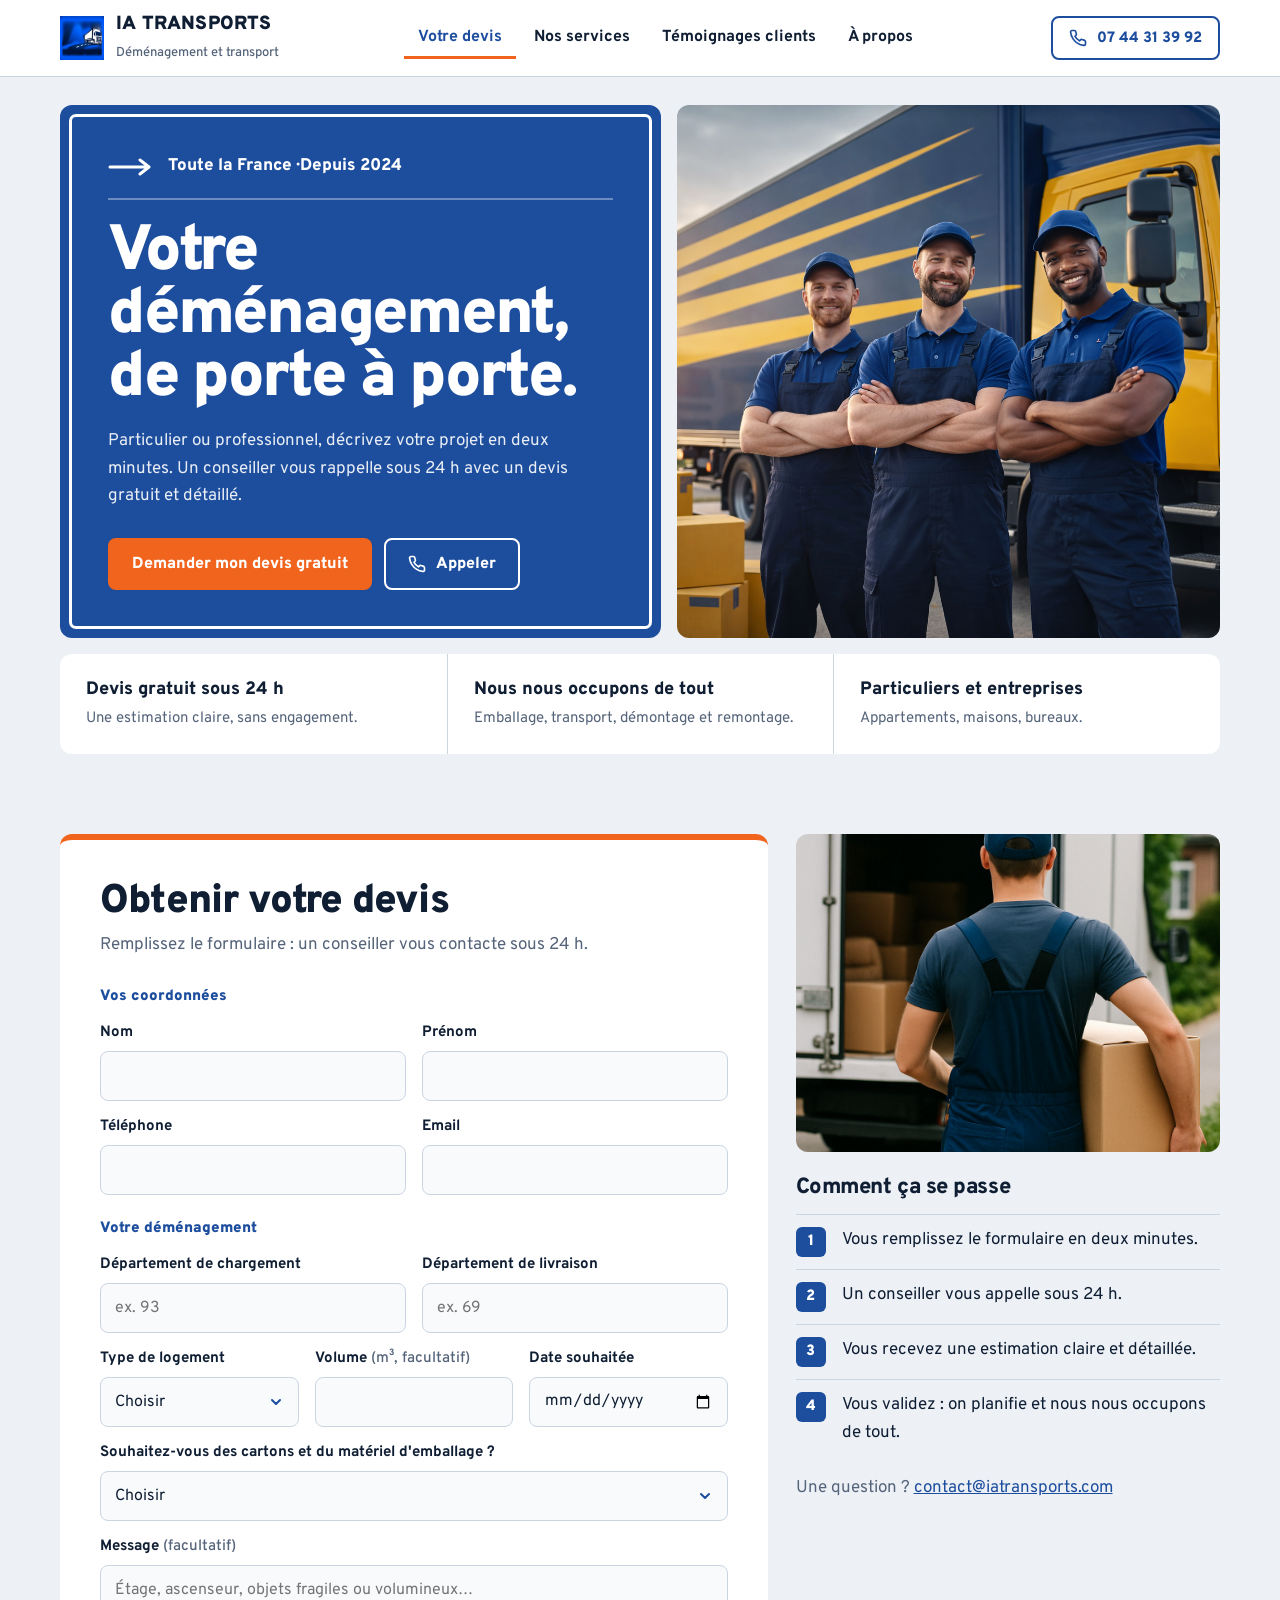
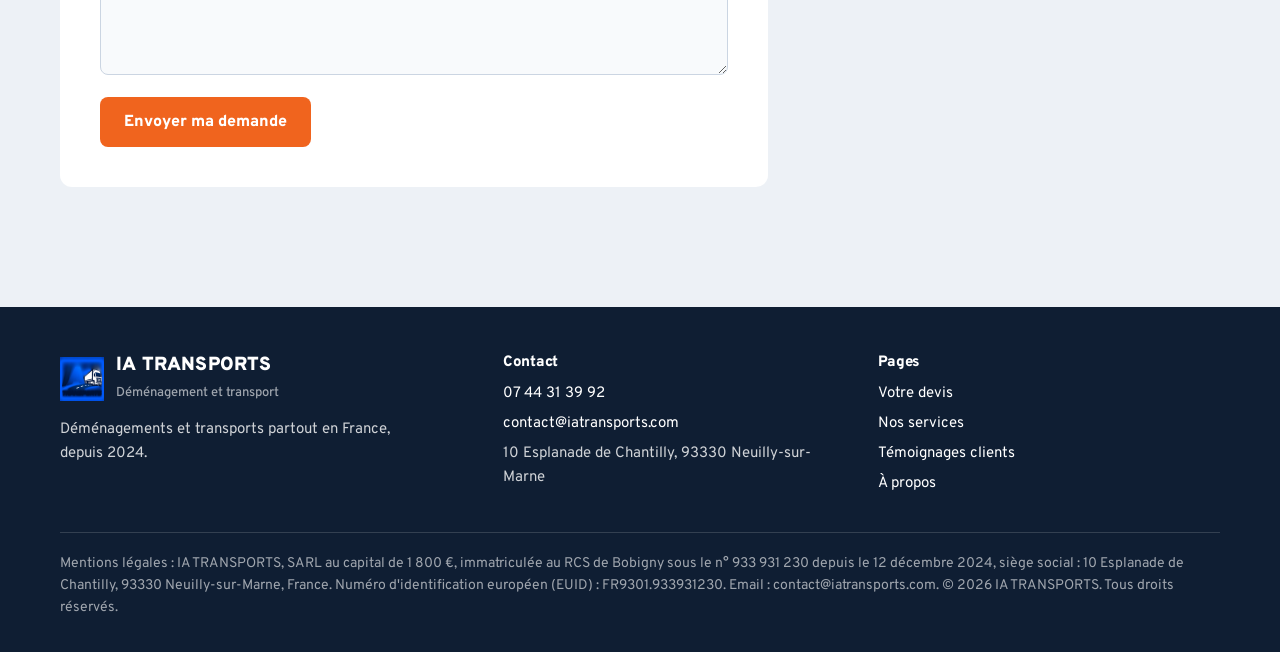
<file: index.html>
<!doctype html>
<html lang="fr">
<head>
  <meta charset="utf-8">
  <meta name="viewport" content="width=device-width, initial-scale=1">
  <title>IA TRANSPORTS | Devis de déménagement gratuit</title>
  <meta name="description" content="IA TRANSPORTS, déménagement et transport toute la France. Devis gratuit sous 24 h.">
  <link rel="icon" href="favicon.ico" sizes="any">
  <link rel="icon" href="assets/images/favicon-32.png" type="image/png" sizes="32x32">
  <link rel="icon" href="assets/images/favicon-192.png" type="image/png" sizes="192x192">
  <link rel="apple-touch-icon" href="assets/images/apple-touch-icon.png">
  <link rel="preconnect" href="https://fonts.googleapis.com">
  <link rel="preconnect" href="https://fonts.gstatic.com" crossorigin>
  <link href="https://fonts.googleapis.com/css2?family=Overpass:wght@400;500;700;800;900&display=swap" rel="stylesheet">
  <link rel="stylesheet" href="assets/css/style.css">
  <meta property="og:image" content="https://iatransports.com/assets/images/og-image.jpg">
  <meta property="og:image:width" content="1200">
  <meta property="og:image:height" content="630">
  <meta property="og:type" content="website">
  <meta name="twitter:card" content="summary_large_image">
  <meta name="twitter:image" content="https://iatransports.com/assets/images/og-image.jpg">
  <meta property="og:title" content="IA TRANSPORTS | Devis de déménagement gratuit">
  <meta property="og:description" content="IA TRANSPORTS, déménagement et transport toute la France. Devis gratuit sous 24 h.">
  <meta property="og:url" content="https://iatransports.com/">
</head>
<body>
  <header class="site-header">
    <div class="container header-inner">
      <a class="brand" href="index.html">
        <img src="assets/images/logo.png" alt="" width="44" height="44">
        <span><span class="brand-name">IA TRANSPORTS</span><span class="brand-sub">Déménagement et transport</span></span>
      </a>
      <nav class="nav" aria-label="Navigation principale">
        <a data-nav href="index.html">Votre devis</a>
        <a data-nav href="services.html">Nos services</a>
        <a data-nav href="temoignages-clients.html">Témoignages clients</a>
        <a data-nav href="apropos.html">À propos</a>
      </nav>
      <div class="header-actions">
        <a class="btn btn-line btn-small" href="tel:+33744313992"><svg viewBox="0 0 24 24" fill="none" stroke="currentColor" stroke-width="2.2" stroke-linecap="round" stroke-linejoin="round" aria-hidden="true"><path d="M22 16.9v3a2 2 0 0 1-2.2 2 19.8 19.8 0 0 1-8.6-3.1 19.5 19.5 0 0 1-6-6A19.8 19.8 0 0 1 2.1 4.2 2 2 0 0 1 4.1 2h3a2 2 0 0 1 2 1.7c.1.9.4 1.8.7 2.7a2 2 0 0 1-.5 2.1L8 9.8a16 16 0 0 0 6 6l1.3-1.3a2 2 0 0 1 2.1-.4c.9.3 1.8.6 2.7.7a2 2 0 0 1 1.7 2z"/></svg> 07 44 31 39 92</a>
        <button class="burger" data-burger aria-label="Ouvrir le menu" aria-expanded="false"><span></span><span></span><span></span></button>
      </div>
    </div>
  </header>

  <div class="drawer" data-drawer>
    <div class="drawer-panel" role="dialog" aria-label="Menu">
      <div class="drawer-head">
        <a class="brand" href="index.html">
        <img src="assets/images/logo.png" alt="" width="44" height="44">
        <span><span class="brand-name">IA TRANSPORTS</span><span class="brand-sub">Déménagement et transport</span></span>
      </a>
        <button class="drawer-close" data-close aria-label="Fermer le menu">✕</button>
      </div>
      <nav class="drawer-links">
        <a data-nav href="index.html">Votre devis</a>
        <a data-nav href="services.html">Nos services</a>
        <a data-nav href="temoignages-clients.html">Témoignages clients</a>
        <a data-nav href="apropos.html">À propos</a>
      </nav>
      <div class="drawer-contact">
        <a class="btn btn-go" href="tel:+33744313992"><svg viewBox="0 0 24 24" fill="none" stroke="currentColor" stroke-width="2.2" stroke-linecap="round" stroke-linejoin="round" aria-hidden="true"><path d="M22 16.9v3a2 2 0 0 1-2.2 2 19.8 19.8 0 0 1-8.6-3.1 19.5 19.5 0 0 1-6-6A19.8 19.8 0 0 1 2.1 4.2 2 2 0 0 1 4.1 2h3a2 2 0 0 1 2 1.7c.1.9.4 1.8.7 2.7a2 2 0 0 1-.5 2.1L8 9.8a16 16 0 0 0 6 6l1.3-1.3a2 2 0 0 1 2.1-.4c.9.3 1.8.6 2.7.7a2 2 0 0 1 1.7 2z"/></svg> 07 44 31 39 92</a>
        <a class="btn btn-line" href="mailto:contact@iatransports.com">contact@iatransports.com</a>
      </div>
    </div>
  </div>

  <main>
    <section class="hero">
      <div class="container">
        <div class="hero-grid">
          <div class="sign">
            <div class="sign-route"><svg viewBox="0 0 46 18" aria-hidden="true"><path d="M2 9h38M32 2l9 7-9 7" fill="none" stroke="#fff" stroke-width="3" stroke-linecap="round" stroke-linejoin="round"/></svg> Toute la France · Depuis 2024</div>
            <h1>Votre déménagement, de porte à porte.</h1>
            <p>Particulier ou professionnel, décrivez votre projet en deux minutes. Un conseiller vous rappelle sous 24 h avec un devis gratuit et détaillé.</p>
            <div class="sign-actions">
              <a href="#form-section" class="btn btn-go">Demander mon devis gratuit</a>
              <a href="tel:+33744313992" class="btn btn-on-sign"><svg viewBox="0 0 24 24" fill="none" stroke="currentColor" stroke-width="2.2" stroke-linecap="round" stroke-linejoin="round" aria-hidden="true"><path d="M22 16.9v3a2 2 0 0 1-2.2 2 19.8 19.8 0 0 1-8.6-3.1 19.5 19.5 0 0 1-6-6A19.8 19.8 0 0 1 2.1 4.2 2 2 0 0 1 4.1 2h3a2 2 0 0 1 2 1.7c.1.9.4 1.8.7 2.7a2 2 0 0 1-.5 2.1L8 9.8a16 16 0 0 0 6 6l1.3-1.3a2 2 0 0 1 2.1-.4c.9.3 1.8.6 2.7.7a2 2 0 0 1 1.7 2z"/></svg> Appeler</a>
            </div>
          </div>
          <div class="hero-photo">
            <img src="assets/images/truck-hero.jpg" alt="L'équipe de déménageurs devant un camion" width="1536" height="1024">
          </div>
        </div>

        <div class="facts">
          <div class="fact"><strong>Devis gratuit sous 24 h</strong><span>Une estimation claire, sans engagement.</span></div>
          <div class="fact"><strong>Nous nous occupons de tout</strong><span>Emballage, transport, démontage et remontage.</span></div>
          <div class="fact"><strong>Particuliers et entreprises</strong><span>Appartements, maisons, bureaux.</span></div>
        </div>
      </div>
    </section>

    <section class="section" id="form-section">
      <div class="container quote-grid">
        <form id="form" class="form">
          <h2>Obtenir votre devis</h2>
          <p class="muted">Remplissez le formulaire : un conseiller vous contacte sous 24 h.</p>

          <fieldset>
            <legend>Vos coordonnées</legend>
            <div class="grid-2">
              <div class="field"><label for="f-nom">Nom</label><input class="input" id="f-nom" name="Nom" autocomplete="family-name" required></div>
              <div class="field"><label for="f-prenom">Prénom</label><input class="input" id="f-prenom" name="Prenom" autocomplete="given-name" required></div>
              <div class="field"><label for="f-tel">Téléphone</label><input class="input" id="f-tel" name="Telephone" type="tel" autocomplete="tel" required></div>
              <div class="field"><label for="f-email">Email</label><input class="input" id="f-email" type="email" name="Email" autocomplete="email" required></div>
            </div>
          </fieldset>

          <fieldset>
            <legend>Votre déménagement</legend>
            <div class="grid-2">
              <div class="field"><label for="f-dep1">Département de chargement</label><input class="input" id="f-dep1" name="Département chargement" placeholder="ex. 93" required></div>
              <div class="field"><label for="f-dep2">Département de livraison</label><input class="input" id="f-dep2" name="Département livraison" placeholder="ex. 69" required></div>
            </div>
            <div class="grid-3f" style="margin-top:14px">
              <div class="field">
                <label for="f-type">Type de logement</label>
                <select class="select" id="f-type" name="Type de Résidence" required>
                  <option value="" disabled selected>Choisir</option>
                  <option value="Maison">Maison</option>
                  <option value="Appartement">Appartement</option>
                  <option value="Bureau">Bureau</option>
                </select>
              </div>
              <div class="field"><label for="f-vol">Volume <span class="opt">(m³, facultatif)</span></label><input class="input" id="f-vol" name="Volume" inputmode="decimal"></div>
              <div class="field"><label for="date">Date souhaitée</label><input id="date" class="input" type="date" name="date"></div>
              <div class="field full">
                <label for="f-carton">Souhaitez-vous des cartons et du matériel d'emballage ?</label>
                <select class="select" id="f-carton" name="Carton" required>
                  <option value="" disabled selected>Choisir</option>
                  <option value="Oui">Oui</option>
                  <option value="Non">Non</option>
                </select>
              </div>
              <div class="field full"><label for="f-notes">Message <span class="opt">(facultatif)</span></label><textarea class="textarea" id="f-notes" name="Notes" placeholder="Étage, ascenseur, objets fragiles ou volumineux…"></textarea></div>
            </div>
          </fieldset>

          <div class="form-foot">
            <button id="submit-button" type="submit" class="btn btn-go">Envoyer ma demande</button>
            <p id="message" class="form-status" role="status" aria-live="polite"></p>
          </div>
        </form>

        <aside class="steps-panel">
          <img src="assets/images/ville.jpg" alt="Un déménageur charge un carton dans le camion" loading="lazy">
          <h3>Comment ça se passe</h3>
          <ol class="steps">
            <li>Vous remplissez le formulaire en deux minutes.</li>
            <li>Un conseiller vous appelle sous 24 h.</li>
            <li>Vous recevez une estimation claire et détaillée.</li>
            <li>Vous validez : on planifie et nous nous occupons de tout.</li>
          </ol>
          <p class="muted" style="margin-top:16px">Une question ? <a href="mailto:contact@iatransports.com">contact@iatransports.com</a></p>
        </aside>
      </div>
    </section>
  </main>

  <footer class="site-footer">
    <div class="container">
      <div class="footer-grid">
        <div>
          <a class="brand" href="index.html">
        <img src="assets/images/logo.png" alt="" width="44" height="44">
        <span><span class="brand-name">IA TRANSPORTS</span><span class="brand-sub">Déménagement et transport</span></span>
      </a>
          <p style="margin-top:14px;max-width:34ch">Déménagements et transports partout en France, depuis 2024.</p>
        </div>
        <div>
          <h3>Contact</h3>
          <ul class="footer-list">
            <li><a href="tel:+33744313992">07 44 31 39 92</a></li>
            <li><a href="mailto:contact@iatransports.com">contact@iatransports.com</a></li>
            <li>10 Esplanade de Chantilly, 93330 Neuilly-sur-Marne</li>
          </ul>
        </div>
        <div>
          <h3>Pages</h3>
          <ul class="footer-list">
            <li><a href="index.html">Votre devis</a></li>
            <li><a href="services.html">Nos services</a></li>
            <li><a href="temoignages-clients.html">Témoignages clients</a></li>
            <li><a href="apropos.html">À propos</a></li>
          </ul>
        </div>
      </div>
      <p class="legal">
        Mentions légales : IA TRANSPORTS, SARL au capital de 1 800 €, immatriculée au RCS de Bobigny sous le n° 933 931 230 depuis le 12 décembre 2024, siège social : 10 Esplanade de Chantilly, 93330 Neuilly-sur-Marne, France.
        Numéro d'identification européen (EUID) : FR9301.933931230.
        Email : contact@iatransports.com. © <span data-year>2026</span> IA TRANSPORTS. Tous droits réservés.
      </p>
    </div>
  </footer>

  <script src="assets/js/main.js"></script>
</body>
</html>
</file>
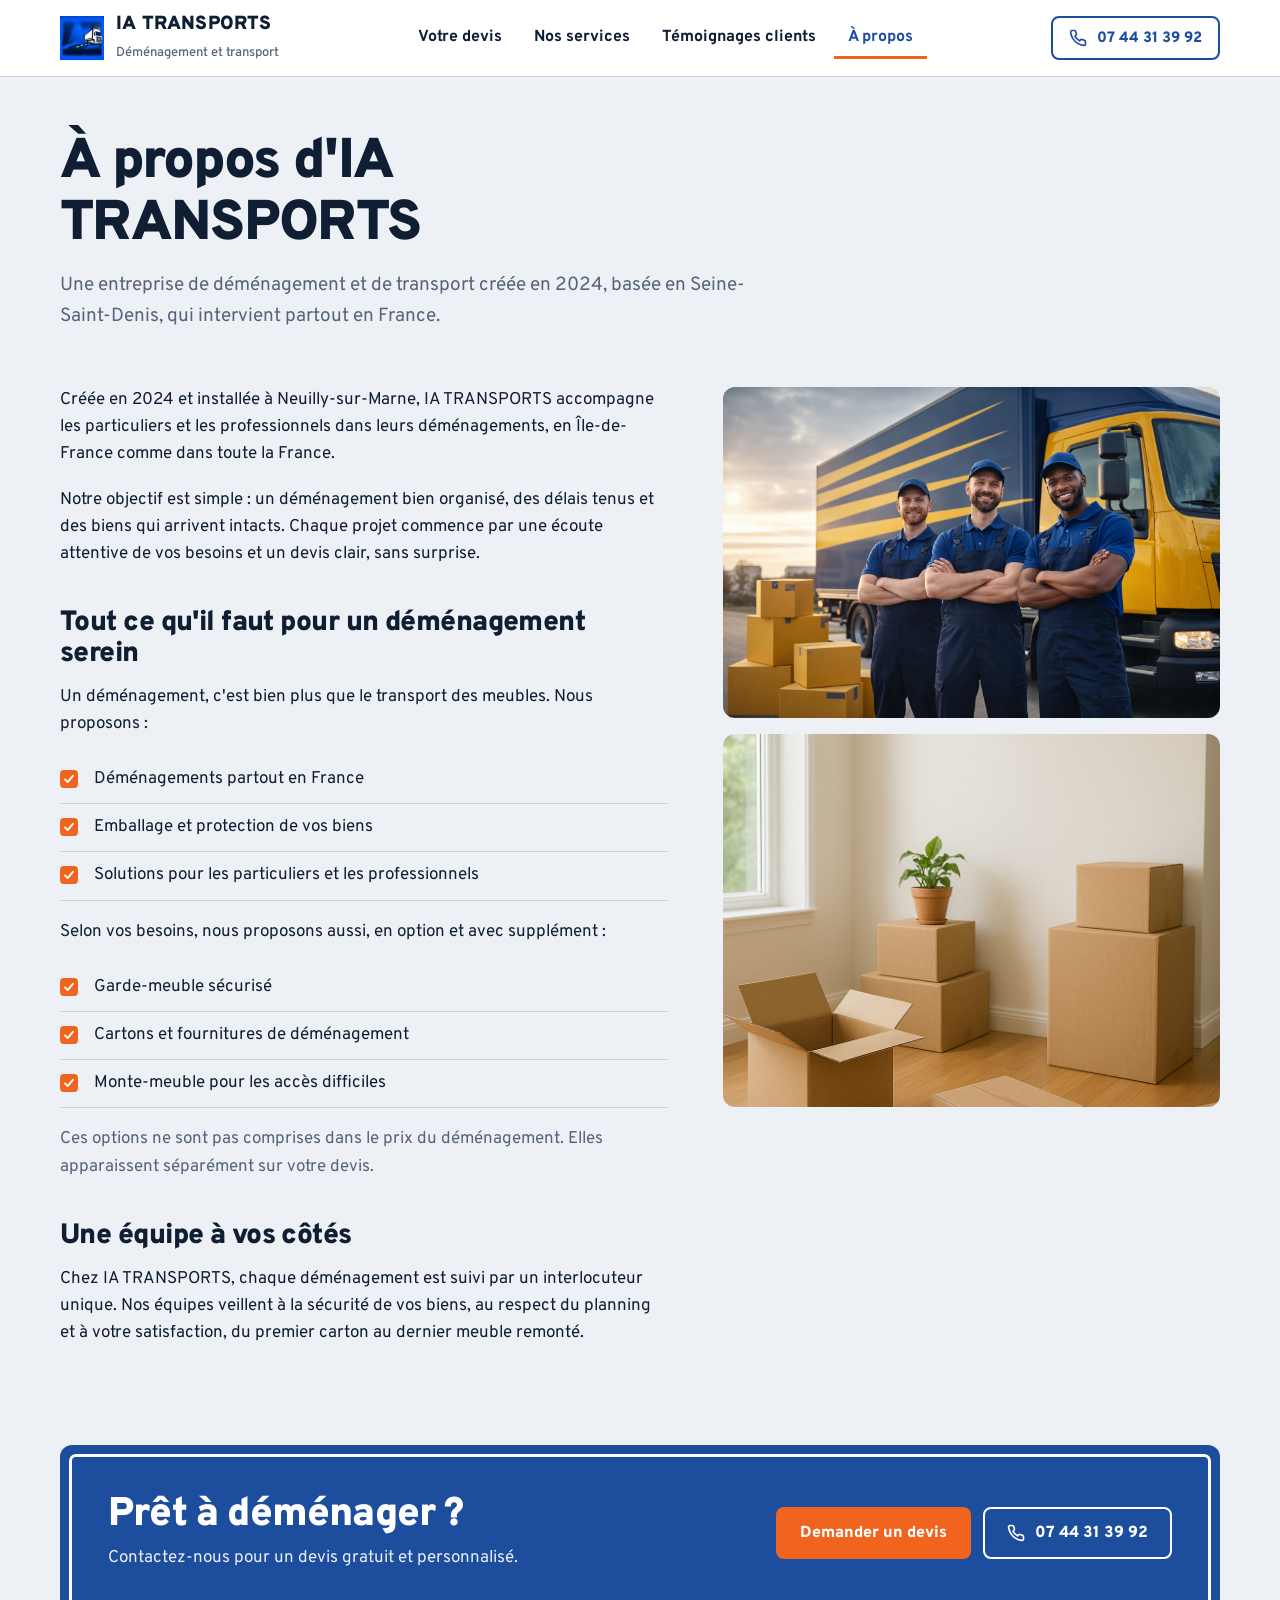
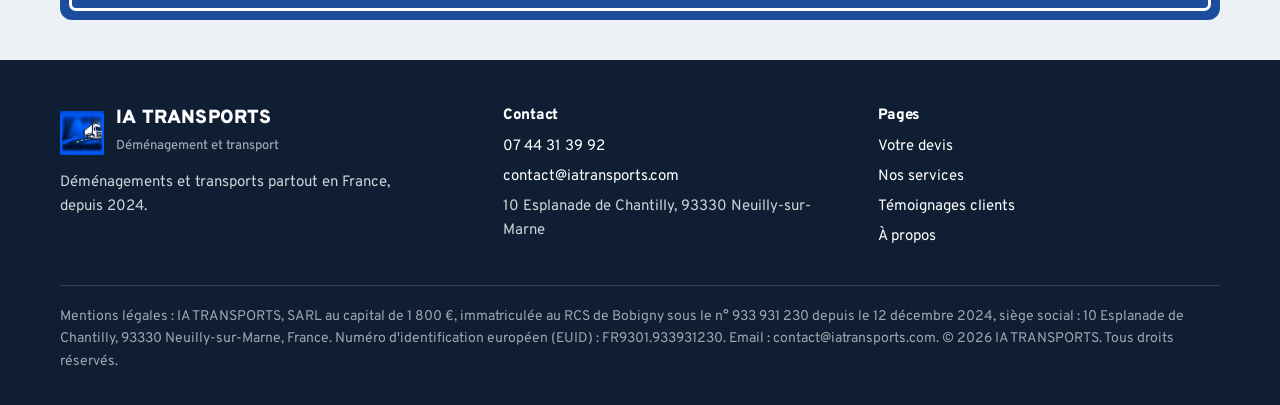
<file: apropos.html>
<!doctype html>
<html lang="fr">
<head>
  <meta charset="utf-8">
  <meta name="viewport" content="width=device-width, initial-scale=1">
  <title>IA TRANSPORTS | Devis de déménagement gratuit</title>
  <meta name="description" content="IA TRANSPORTS, déménagement et transport toute la France. Devis gratuit sous 24 h.">
  <link rel="icon" href="favicon.ico" sizes="any">
  <link rel="icon" href="assets/images/favicon-32.png" type="image/png" sizes="32x32">
  <link rel="icon" href="assets/images/favicon-192.png" type="image/png" sizes="192x192">
  <link rel="apple-touch-icon" href="assets/images/apple-touch-icon.png">
  <link rel="preconnect" href="https://fonts.googleapis.com">
  <link rel="preconnect" href="https://fonts.gstatic.com" crossorigin>
  <link href="https://fonts.googleapis.com/css2?family=Overpass:wght@400;500;700;800;900&display=swap" rel="stylesheet">
  <link rel="stylesheet" href="assets/css/style.css">
  <meta property="og:image" content="https://iatransports.com/assets/images/og-image.jpg">
  <meta property="og:image:width" content="1200">
  <meta property="og:image:height" content="630">
  <meta property="og:type" content="website">
  <meta name="twitter:card" content="summary_large_image">
  <meta name="twitter:image" content="https://iatransports.com/assets/images/og-image.jpg">
  <meta property="og:title" content="IA TRANSPORTS | Devis de déménagement gratuit">
  <meta property="og:description" content="IA TRANSPORTS, déménagement et transport toute la France. Devis gratuit sous 24 h.">
  <meta property="og:url" content="https://iatransports.com/">
</head>
<body>
  <header class="site-header">
    <div class="container header-inner">
      <a class="brand" href="index.html">
        <img src="assets/images/logo.png" alt="" width="44" height="44">
        <span><span class="brand-name">IA TRANSPORTS</span><span class="brand-sub">Déménagement et transport</span></span>
      </a>
      <nav class="nav" aria-label="Navigation principale">
        <a data-nav href="index.html">Votre devis</a>
        <a data-nav href="services.html">Nos services</a>
        <a data-nav href="temoignages-clients.html">Témoignages clients</a>
        <a data-nav href="apropos.html">À propos</a>
      </nav>
      <div class="header-actions">
        <a class="btn btn-line btn-small" href="tel:+33744313992"><svg viewBox="0 0 24 24" fill="none" stroke="currentColor" stroke-width="2.2" stroke-linecap="round" stroke-linejoin="round" aria-hidden="true"><path d="M22 16.9v3a2 2 0 0 1-2.2 2 19.8 19.8 0 0 1-8.6-3.1 19.5 19.5 0 0 1-6-6A19.8 19.8 0 0 1 2.1 4.2 2 2 0 0 1 4.1 2h3a2 2 0 0 1 2 1.7c.1.9.4 1.8.7 2.7a2 2 0 0 1-.5 2.1L8 9.8a16 16 0 0 0 6 6l1.3-1.3a2 2 0 0 1 2.1-.4c.9.3 1.8.6 2.7.7a2 2 0 0 1 1.7 2z"/></svg> 07 44 31 39 92</a>
        <button class="burger" data-burger aria-label="Ouvrir le menu" aria-expanded="false"><span></span><span></span><span></span></button>
      </div>
    </div>
  </header>

  <div class="drawer" data-drawer>
    <div class="drawer-panel" role="dialog" aria-label="Menu">
      <div class="drawer-head">
        <a class="brand" href="index.html">
        <img src="assets/images/logo.png" alt="" width="44" height="44">
        <span><span class="brand-name">IA TRANSPORTS</span><span class="brand-sub">Déménagement et transport</span></span>
      </a>
        <button class="drawer-close" data-close aria-label="Fermer le menu">✕</button>
      </div>
      <nav class="drawer-links">
        <a data-nav href="index.html">Votre devis</a>
        <a data-nav href="services.html">Nos services</a>
        <a data-nav href="temoignages-clients.html">Témoignages clients</a>
        <a data-nav href="apropos.html">À propos</a>
      </nav>
      <div class="drawer-contact">
        <a class="btn btn-go" href="tel:+33744313992"><svg viewBox="0 0 24 24" fill="none" stroke="currentColor" stroke-width="2.2" stroke-linecap="round" stroke-linejoin="round" aria-hidden="true"><path d="M22 16.9v3a2 2 0 0 1-2.2 2 19.8 19.8 0 0 1-8.6-3.1 19.5 19.5 0 0 1-6-6A19.8 19.8 0 0 1 2.1 4.2 2 2 0 0 1 4.1 2h3a2 2 0 0 1 2 1.7c.1.9.4 1.8.7 2.7a2 2 0 0 1-.5 2.1L8 9.8a16 16 0 0 0 6 6l1.3-1.3a2 2 0 0 1 2.1-.4c.9.3 1.8.6 2.7.7a2 2 0 0 1 1.7 2z"/></svg> 07 44 31 39 92</a>
        <a class="btn btn-line" href="mailto:contact@iatransports.com">contact@iatransports.com</a>
      </div>
    </div>
  </div>

  <main>
    <section class="page-head">
      <div class="container">
        <h1>À propos d'IA TRANSPORTS</h1>
        <p class="lead">Une entreprise de déménagement et de transport créée en 2024, basée en Seine-Saint-Denis, qui intervient partout en France.</p>
      </div>
    </section>

    <section class="section" style="padding-top:48px">
      <div class="container about-grid">
        <div class="prose">
          <p>Créée en 2024 et installée à Neuilly-sur-Marne, IA TRANSPORTS accompagne les particuliers et les professionnels dans leurs déménagements, en Île-de-France comme dans toute la France.</p>
          <p>Notre objectif est simple : un déménagement bien organisé, des délais tenus et des biens qui arrivent intacts. Chaque projet commence par une écoute attentive de vos besoins et un devis clair, sans surprise.</p>

          <h2>Tout ce qu'il faut pour un déménagement serein</h2>
          <p>Un déménagement, c'est bien plus que le transport des meubles. Nous proposons :</p>
            <ul class="checklist">
            <li>Déménagements partout en France</li>
            <li>Emballage et protection de vos biens</li>
            <li>Solutions pour les particuliers et les professionnels</li>
          </ul>
          <p>Selon vos besoins, nous proposons aussi, en option et avec supplément :</p>
          <ul class="checklist">
            <li>Garde-meuble sécurisé</li>
            <li>Cartons et fournitures de déménagement</li>
            <li>Monte-meuble pour les accès difficiles</li>
          </ul>
          <p class="muted">Ces options ne sont pas comprises dans le prix du déménagement. Elles apparaissent séparément sur votre devis.</p>

          <h2>Une équipe à vos côtés</h2>
          <p>Chez IA TRANSPORTS, chaque déménagement est suivi par un interlocuteur unique. Nos équipes veillent à la sécurité de vos biens, au respect du planning et à votre satisfaction, du premier carton au dernier meuble remonté.</p>
        </div>

        <div class="about-photos">
          <img src="assets/images/truck-hero.jpg" alt="L'équipe de déménageurs devant le camion" loading="lazy">
          <img src="assets/images/first_pic.jpg" alt="Cartons prêts dans un logement vide" loading="lazy">
        </div>
      </div>
    </section>

    <section class="container" style="margin-bottom:40px">
      <div class="sign cta-sign">
        <div>
          <h2>Prêt à déménager ?</h2>
          <p>Contactez-nous pour un devis gratuit et personnalisé.</p>
        </div>
        <div class="sign-actions" style="margin-top:0">
          <a class="btn btn-go" href="index.html#form-section">Demander un devis</a>
          <a class="btn btn-on-sign" href="tel:+33744313992"><svg viewBox="0 0 24 24" fill="none" stroke="currentColor" stroke-width="2.2" stroke-linecap="round" stroke-linejoin="round" aria-hidden="true"><path d="M22 16.9v3a2 2 0 0 1-2.2 2 19.8 19.8 0 0 1-8.6-3.1 19.5 19.5 0 0 1-6-6A19.8 19.8 0 0 1 2.1 4.2 2 2 0 0 1 4.1 2h3a2 2 0 0 1 2 1.7c.1.9.4 1.8.7 2.7a2 2 0 0 1-.5 2.1L8 9.8a16 16 0 0 0 6 6l1.3-1.3a2 2 0 0 1 2.1-.4c.9.3 1.8.6 2.7.7a2 2 0 0 1 1.7 2z"/></svg> 07 44 31 39 92</a>
        </div>
      </div>
    </section>
  </main>

  <footer class="site-footer">
    <div class="container">
      <div class="footer-grid">
        <div>
          <a class="brand" href="index.html">
        <img src="assets/images/logo.png" alt="" width="44" height="44">
        <span><span class="brand-name">IA TRANSPORTS</span><span class="brand-sub">Déménagement et transport</span></span>
      </a>
          <p style="margin-top:14px;max-width:34ch">Déménagements et transports partout en France, depuis 2024.</p>
        </div>
        <div>
          <h3>Contact</h3>
          <ul class="footer-list">
            <li><a href="tel:+33744313992">07 44 31 39 92</a></li>
            <li><a href="mailto:contact@iatransports.com">contact@iatransports.com</a></li>
            <li>10 Esplanade de Chantilly, 93330 Neuilly-sur-Marne</li>
          </ul>
        </div>
        <div>
          <h3>Pages</h3>
          <ul class="footer-list">
            <li><a href="index.html">Votre devis</a></li>
            <li><a href="services.html">Nos services</a></li>
            <li><a href="temoignages-clients.html">Témoignages clients</a></li>
            <li><a href="apropos.html">À propos</a></li>
          </ul>
        </div>
      </div>
      <p class="legal">
        Mentions légales : IA TRANSPORTS, SARL au capital de 1 800 €, immatriculée au RCS de Bobigny sous le n° 933 931 230 depuis le 12 décembre 2024, siège social : 10 Esplanade de Chantilly, 93330 Neuilly-sur-Marne, France.
        Numéro d'identification européen (EUID) : FR9301.933931230.
        Email : contact@iatransports.com. © <span data-year>2026</span> IA TRANSPORTS. Tous droits réservés.
      </p>
    </div>
  </footer>

  <script src="assets/js/main.js"></script>
</body>
</html>
</file>
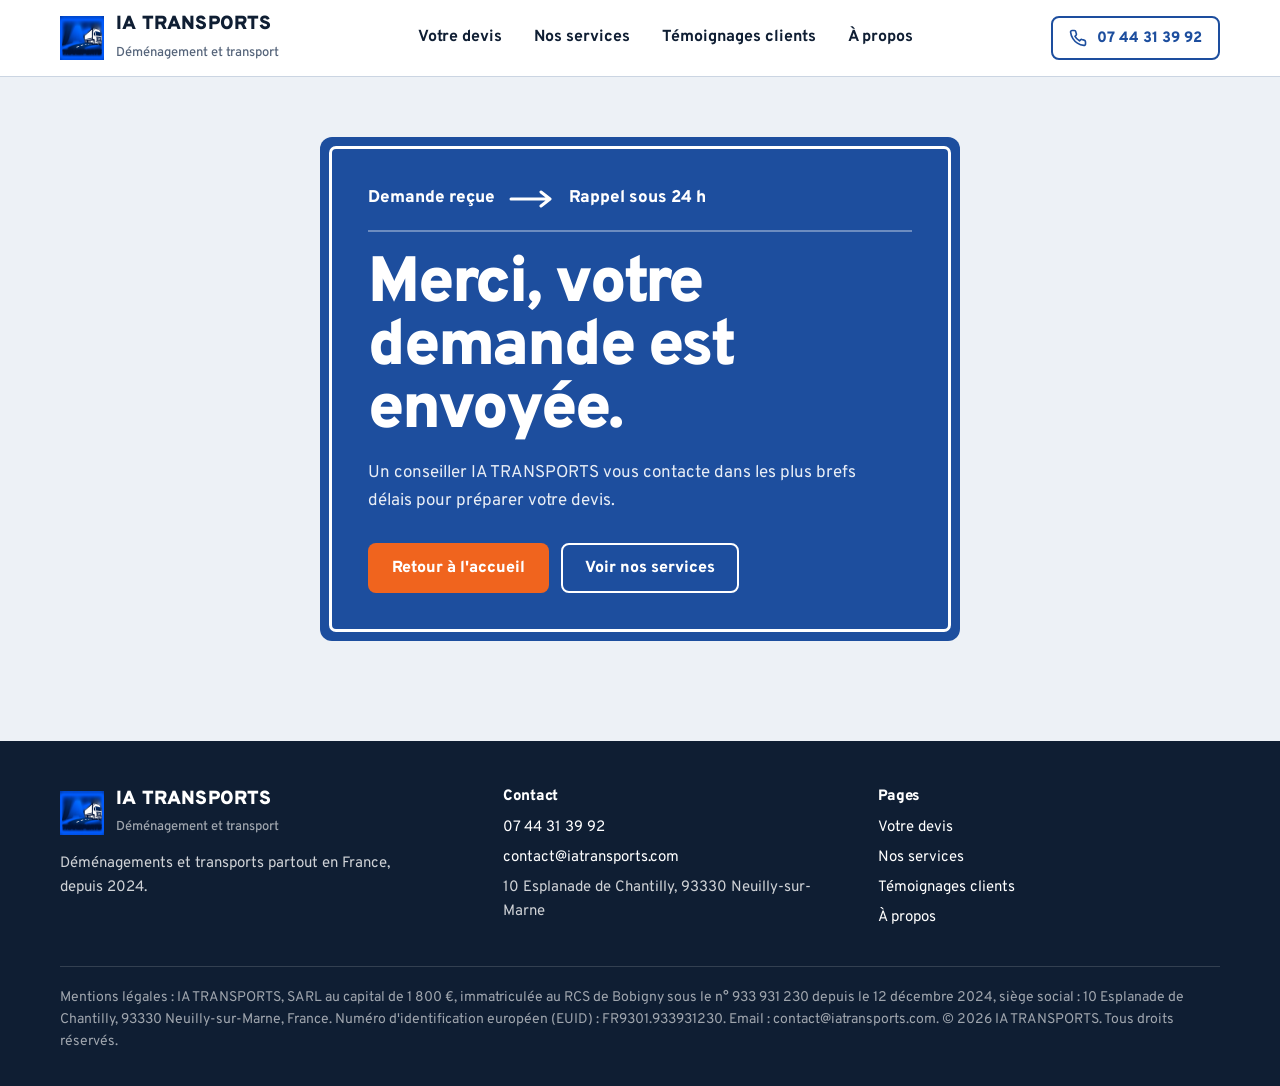
<file: merci.html>
<!doctype html>
<html lang="fr">
<head>
  <meta charset="utf-8">
  <meta name="viewport" content="width=device-width, initial-scale=1">
  <title>IA TRANSPORTS | Devis de déménagement gratuit</title>
  <meta name="description" content="IA TRANSPORTS, déménagement et transport toute la France. Devis gratuit sous 24 h.">
  <link rel="icon" href="favicon.ico" sizes="any">
  <link rel="icon" href="assets/images/favicon-32.png" type="image/png" sizes="32x32">
  <link rel="icon" href="assets/images/favicon-192.png" type="image/png" sizes="192x192">
  <link rel="apple-touch-icon" href="assets/images/apple-touch-icon.png">
  <link rel="preconnect" href="https://fonts.googleapis.com">
  <link rel="preconnect" href="https://fonts.gstatic.com" crossorigin>
  <link href="https://fonts.googleapis.com/css2?family=Overpass:wght@400;500;700;800;900&display=swap" rel="stylesheet">
  <link rel="stylesheet" href="assets/css/style.css">
  <meta property="og:image" content="https://iatransports.com/assets/images/og-image.jpg">
  <meta property="og:image:width" content="1200">
  <meta property="og:image:height" content="630">
  <meta property="og:type" content="website">
  <meta name="twitter:card" content="summary_large_image">
  <meta name="twitter:image" content="https://iatransports.com/assets/images/og-image.jpg">
  <meta property="og:title" content="IA TRANSPORTS | Devis de déménagement gratuit">
  <meta property="og:description" content="IA TRANSPORTS, déménagement et transport toute la France. Devis gratuit sous 24 h.">
  <meta property="og:url" content="https://iatransports.com/">
  <!-- Google tag (gtag.js) -->
  <script async src="https://www.googletagmanager.com/gtag/js?id=AW-17023485935"></script>
  <script>
    window.dataLayer = window.dataLayer || [];
    function gtag(){dataLayer.push(arguments);}
    gtag('js', new Date());
    gtag('config', 'AW-17023485935');
    // Conversion : envoi du formulaire
    gtag('event', 'conversion', {
      'send_to': 'AW-17023485935/jPHXCJvSwbsaEO-Pt7U_',
      'value': 1.0,
      'currency': 'ILS'
    });
  </script>
  <meta name="robots" content="noindex">
</head>
<body>
  <header class="site-header">
    <div class="container header-inner">
      <a class="brand" href="index.html">
        <img src="assets/images/logo.png" alt="" width="44" height="44">
        <span><span class="brand-name">IA TRANSPORTS</span><span class="brand-sub">Déménagement et transport</span></span>
      </a>
      <nav class="nav" aria-label="Navigation principale">
        <a data-nav href="index.html">Votre devis</a>
        <a data-nav href="services.html">Nos services</a>
        <a data-nav href="temoignages-clients.html">Témoignages clients</a>
        <a data-nav href="apropos.html">À propos</a>
      </nav>
      <div class="header-actions">
        <a class="btn btn-line btn-small" href="tel:+33744313992"><svg viewBox="0 0 24 24" fill="none" stroke="currentColor" stroke-width="2.2" stroke-linecap="round" stroke-linejoin="round" aria-hidden="true"><path d="M22 16.9v3a2 2 0 0 1-2.2 2 19.8 19.8 0 0 1-8.6-3.1 19.5 19.5 0 0 1-6-6A19.8 19.8 0 0 1 2.1 4.2 2 2 0 0 1 4.1 2h3a2 2 0 0 1 2 1.7c.1.9.4 1.8.7 2.7a2 2 0 0 1-.5 2.1L8 9.8a16 16 0 0 0 6 6l1.3-1.3a2 2 0 0 1 2.1-.4c.9.3 1.8.6 2.7.7a2 2 0 0 1 1.7 2z"/></svg> 07 44 31 39 92</a>
        <button class="burger" data-burger aria-label="Ouvrir le menu" aria-expanded="false"><span></span><span></span><span></span></button>
      </div>
    </div>
  </header>

  <div class="drawer" data-drawer>
    <div class="drawer-panel" role="dialog" aria-label="Menu">
      <div class="drawer-head">
        <a class="brand" href="index.html">
        <img src="assets/images/logo.png" alt="" width="44" height="44">
        <span><span class="brand-name">IA TRANSPORTS</span><span class="brand-sub">Déménagement et transport</span></span>
      </a>
        <button class="drawer-close" data-close aria-label="Fermer le menu">✕</button>
      </div>
      <nav class="drawer-links">
        <a data-nav href="index.html">Votre devis</a>
        <a data-nav href="services.html">Nos services</a>
        <a data-nav href="temoignages-clients.html">Témoignages clients</a>
        <a data-nav href="apropos.html">À propos</a>
      </nav>
      <div class="drawer-contact">
        <a class="btn btn-go" href="tel:+33744313992"><svg viewBox="0 0 24 24" fill="none" stroke="currentColor" stroke-width="2.2" stroke-linecap="round" stroke-linejoin="round" aria-hidden="true"><path d="M22 16.9v3a2 2 0 0 1-2.2 2 19.8 19.8 0 0 1-8.6-3.1 19.5 19.5 0 0 1-6-6A19.8 19.8 0 0 1 2.1 4.2 2 2 0 0 1 4.1 2h3a2 2 0 0 1 2 1.7c.1.9.4 1.8.7 2.7a2 2 0 0 1-.5 2.1L8 9.8a16 16 0 0 0 6 6l1.3-1.3a2 2 0 0 1 2.1-.4c.9.3 1.8.6 2.7.7a2 2 0 0 1 1.7 2z"/></svg> 07 44 31 39 92</a>
        <a class="btn btn-line" href="mailto:contact@iatransports.com">contact@iatransports.com</a>
      </div>
    </div>
  </div>

  <main class="thanks">
    <div class="container" style="display:grid;place-items:center">
      <div class="sign">
        <div class="sign-route">Demande reçue <svg viewBox="0 0 46 18" aria-hidden="true"><path d="M2 9h38M32 2l9 7-9 7" fill="none" stroke="#fff" stroke-width="3" stroke-linecap="round" stroke-linejoin="round"/></svg> Rappel sous 24 h</div>
        <h1>Merci, votre demande est envoyée.</h1>
        <p>Un conseiller IA TRANSPORTS vous contacte dans les plus brefs délais pour préparer votre devis.</p>
        <div class="sign-actions">
          <a class="btn btn-go" href="index.html">Retour à l'accueil</a>
          <a class="btn btn-on-sign" href="services.html">Voir nos services</a>
        </div>
      </div>
    </div>
  </main>

  <footer class="site-footer">
    <div class="container">
      <div class="footer-grid">
        <div>
          <a class="brand" href="index.html">
        <img src="assets/images/logo.png" alt="" width="44" height="44">
        <span><span class="brand-name">IA TRANSPORTS</span><span class="brand-sub">Déménagement et transport</span></span>
      </a>
          <p style="margin-top:14px;max-width:34ch">Déménagements et transports partout en France, depuis 2024.</p>
        </div>
        <div>
          <h3>Contact</h3>
          <ul class="footer-list">
            <li><a href="tel:+33744313992">07 44 31 39 92</a></li>
            <li><a href="mailto:contact@iatransports.com">contact@iatransports.com</a></li>
            <li>10 Esplanade de Chantilly, 93330 Neuilly-sur-Marne</li>
          </ul>
        </div>
        <div>
          <h3>Pages</h3>
          <ul class="footer-list">
            <li><a href="index.html">Votre devis</a></li>
            <li><a href="services.html">Nos services</a></li>
            <li><a href="temoignages-clients.html">Témoignages clients</a></li>
            <li><a href="apropos.html">À propos</a></li>
          </ul>
        </div>
      </div>
      <p class="legal">
        Mentions légales : IA TRANSPORTS, SARL au capital de 1 800 €, immatriculée au RCS de Bobigny sous le n° 933 931 230 depuis le 12 décembre 2024, siège social : 10 Esplanade de Chantilly, 93330 Neuilly-sur-Marne, France.
        Numéro d'identification européen (EUID) : FR9301.933931230.
        Email : contact@iatransports.com. © <span data-year>2026</span> IA TRANSPORTS. Tous droits réservés.
      </p>
    </div>
  </footer>

  <script src="assets/js/main.js"></script>
</body>
</html>
</file>
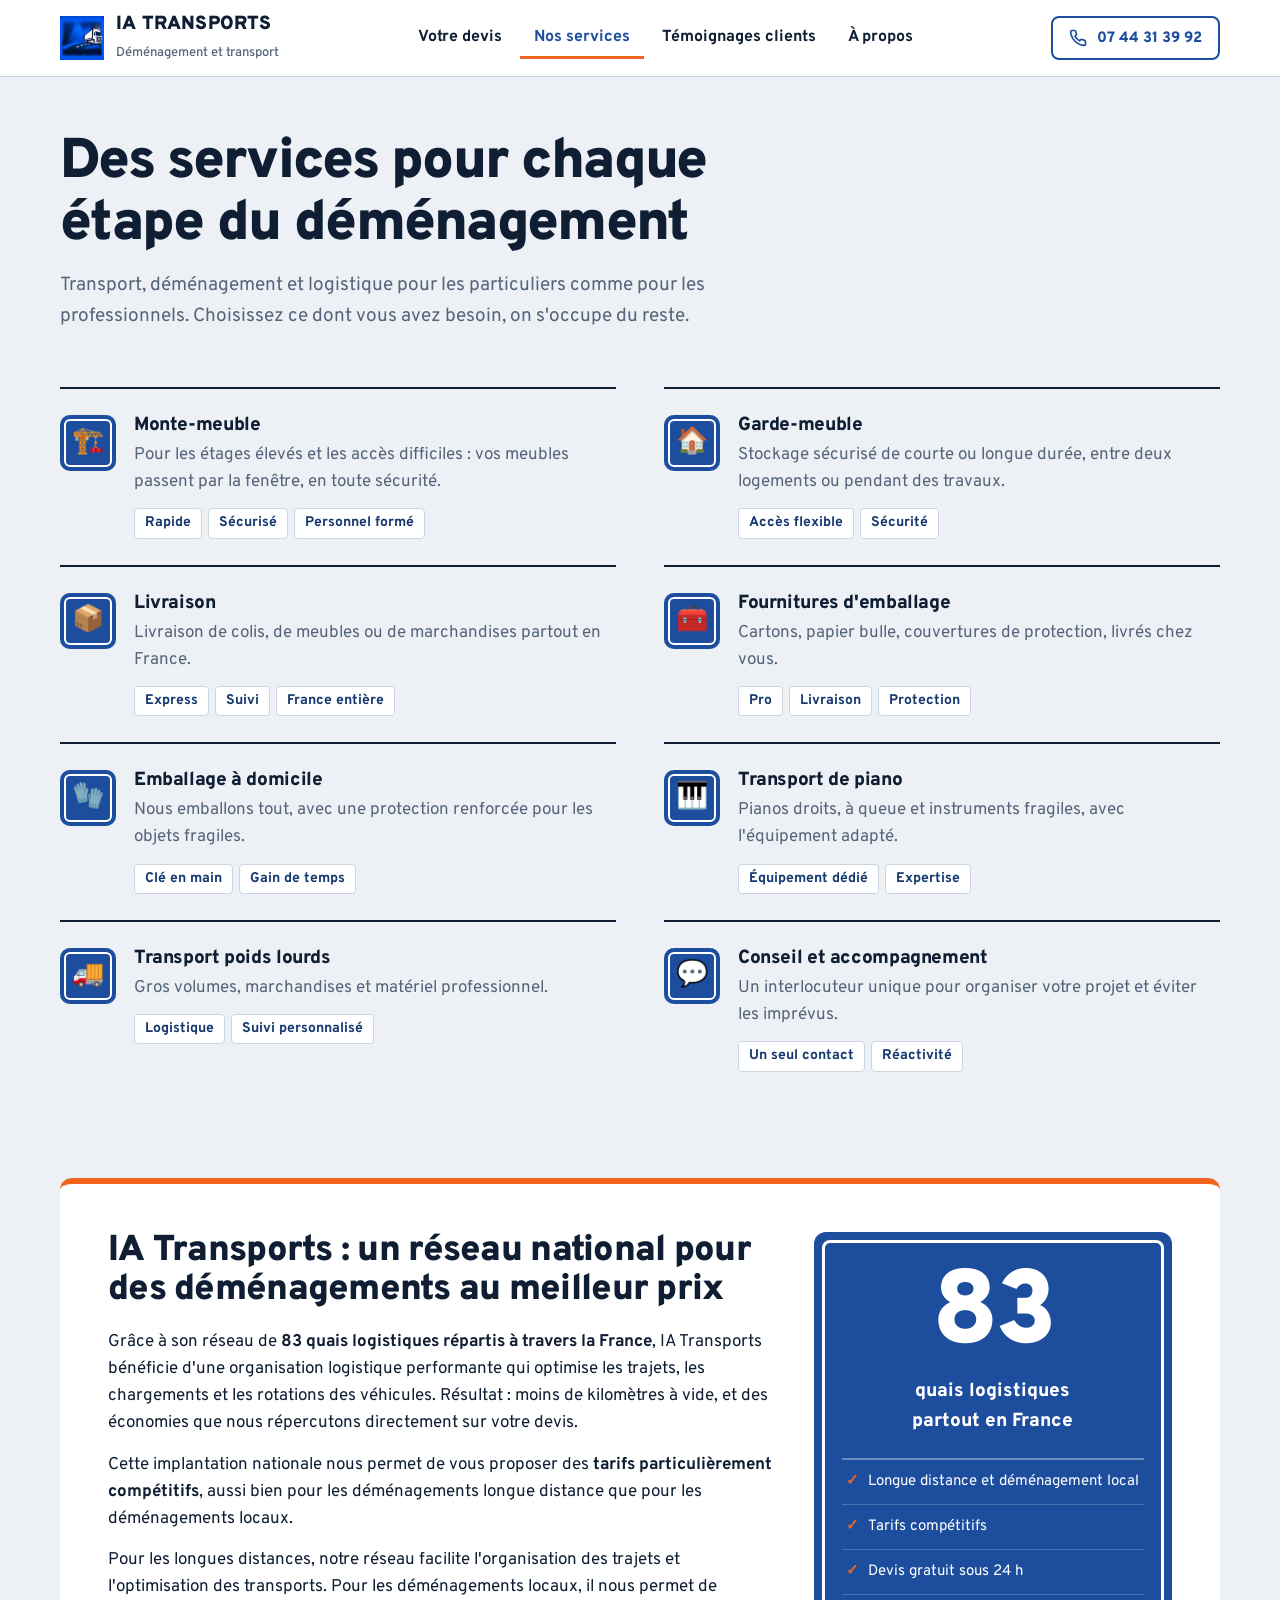
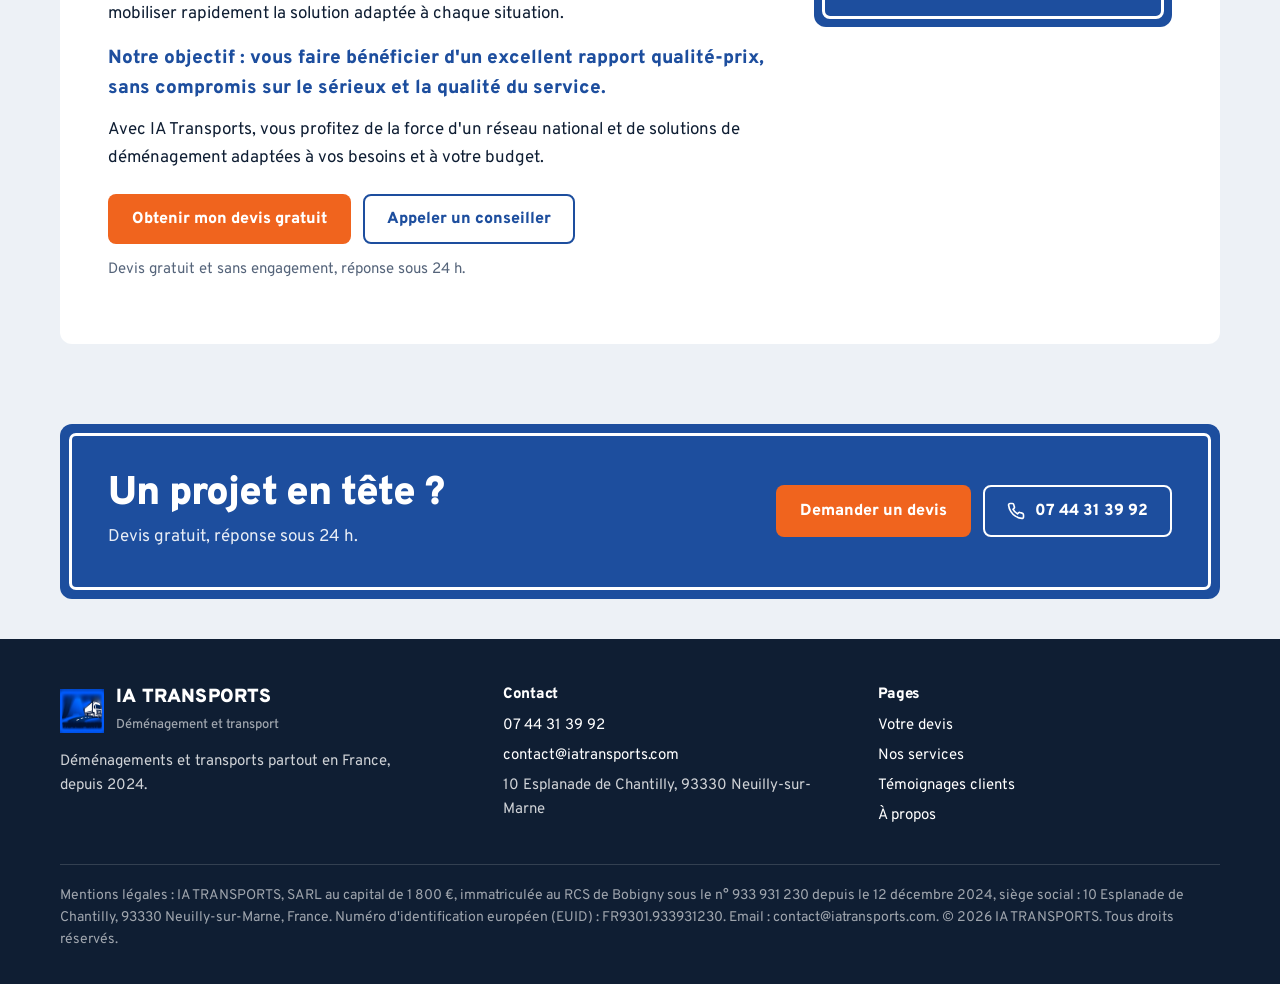
<file: services.html>
<!doctype html>
<html lang="fr">
<head>
  <meta charset="utf-8">
  <meta name="viewport" content="width=device-width, initial-scale=1">
  <title>IA TRANSPORTS | Devis de déménagement gratuit</title>
  <meta name="description" content="IA TRANSPORTS, déménagement et transport toute la France. Devis gratuit sous 24 h.">
  <link rel="icon" href="favicon.ico" sizes="any">
  <link rel="icon" href="assets/images/favicon-32.png" type="image/png" sizes="32x32">
  <link rel="icon" href="assets/images/favicon-192.png" type="image/png" sizes="192x192">
  <link rel="apple-touch-icon" href="assets/images/apple-touch-icon.png">
  <link rel="preconnect" href="https://fonts.googleapis.com">
  <link rel="preconnect" href="https://fonts.gstatic.com" crossorigin>
  <link href="https://fonts.googleapis.com/css2?family=Overpass:wght@400;500;700;800;900&display=swap" rel="stylesheet">
  <link rel="stylesheet" href="assets/css/style.css">
  <meta property="og:image" content="https://iatransports.com/assets/images/og-image.jpg">
  <meta property="og:image:width" content="1200">
  <meta property="og:image:height" content="630">
  <meta property="og:type" content="website">
  <meta name="twitter:card" content="summary_large_image">
  <meta name="twitter:image" content="https://iatransports.com/assets/images/og-image.jpg">
  <meta property="og:title" content="IA TRANSPORTS | Devis de déménagement gratuit">
  <meta property="og:description" content="IA TRANSPORTS, déménagement et transport toute la France. Devis gratuit sous 24 h.">
  <meta property="og:url" content="https://iatransports.com/">
</head>
<body>
  <header class="site-header">
    <div class="container header-inner">
      <a class="brand" href="index.html">
        <img src="assets/images/logo.png" alt="" width="44" height="44">
        <span><span class="brand-name">IA TRANSPORTS</span><span class="brand-sub">Déménagement et transport</span></span>
      </a>
      <nav class="nav" aria-label="Navigation principale">
        <a data-nav href="index.html">Votre devis</a>
        <a data-nav href="services.html">Nos services</a>
        <a data-nav href="temoignages-clients.html">Témoignages clients</a>
        <a data-nav href="apropos.html">À propos</a>
      </nav>
      <div class="header-actions">
        <a class="btn btn-line btn-small" href="tel:+33744313992"><svg viewBox="0 0 24 24" fill="none" stroke="currentColor" stroke-width="2.2" stroke-linecap="round" stroke-linejoin="round" aria-hidden="true"><path d="M22 16.9v3a2 2 0 0 1-2.2 2 19.8 19.8 0 0 1-8.6-3.1 19.5 19.5 0 0 1-6-6A19.8 19.8 0 0 1 2.1 4.2 2 2 0 0 1 4.1 2h3a2 2 0 0 1 2 1.7c.1.9.4 1.8.7 2.7a2 2 0 0 1-.5 2.1L8 9.8a16 16 0 0 0 6 6l1.3-1.3a2 2 0 0 1 2.1-.4c.9.3 1.8.6 2.7.7a2 2 0 0 1 1.7 2z"/></svg> 07 44 31 39 92</a>
        <button class="burger" data-burger aria-label="Ouvrir le menu" aria-expanded="false"><span></span><span></span><span></span></button>
      </div>
    </div>
  </header>

  <div class="drawer" data-drawer>
    <div class="drawer-panel" role="dialog" aria-label="Menu">
      <div class="drawer-head">
        <a class="brand" href="index.html">
        <img src="assets/images/logo.png" alt="" width="44" height="44">
        <span><span class="brand-name">IA TRANSPORTS</span><span class="brand-sub">Déménagement et transport</span></span>
      </a>
        <button class="drawer-close" data-close aria-label="Fermer le menu">✕</button>
      </div>
      <nav class="drawer-links">
        <a data-nav href="index.html">Votre devis</a>
        <a data-nav href="services.html">Nos services</a>
        <a data-nav href="temoignages-clients.html">Témoignages clients</a>
        <a data-nav href="apropos.html">À propos</a>
      </nav>
      <div class="drawer-contact">
        <a class="btn btn-go" href="tel:+33744313992"><svg viewBox="0 0 24 24" fill="none" stroke="currentColor" stroke-width="2.2" stroke-linecap="round" stroke-linejoin="round" aria-hidden="true"><path d="M22 16.9v3a2 2 0 0 1-2.2 2 19.8 19.8 0 0 1-8.6-3.1 19.5 19.5 0 0 1-6-6A19.8 19.8 0 0 1 2.1 4.2 2 2 0 0 1 4.1 2h3a2 2 0 0 1 2 1.7c.1.9.4 1.8.7 2.7a2 2 0 0 1-.5 2.1L8 9.8a16 16 0 0 0 6 6l1.3-1.3a2 2 0 0 1 2.1-.4c.9.3 1.8.6 2.7.7a2 2 0 0 1 1.7 2z"/></svg> 07 44 31 39 92</a>
        <a class="btn btn-line" href="mailto:contact@iatransports.com">contact@iatransports.com</a>
      </div>
    </div>
  </div>

  <main>
    <section class="page-head">
      <div class="container">
        <h1>Des services pour chaque étape du déménagement</h1>
        <p class="lead">Transport, déménagement et logistique pour les particuliers comme pour les professionnels. Choisissez ce dont vous avez besoin, on s'occupe du reste.</p>
      </div>
    </section>

    <section class="section" style="padding-top:48px">
      <div class="container">
        <div class="service-list">
          <article class="service-item">
            <div class="service-icon" aria-hidden="true">🏗️</div>
            <div>
              <h3>Monte-meuble</h3>
              <p>Pour les étages élevés et les accès difficiles : vos meubles passent par la fenêtre, en toute sécurité.</p>
              <div class="tags"><span class="tag">Rapide</span><span class="tag">Sécurisé</span><span class="tag">Personnel formé</span></div>
            </div>
          </article>
          <article class="service-item">
            <div class="service-icon" aria-hidden="true">🏠</div>
            <div>
              <h3>Garde-meuble</h3>
              <p>Stockage sécurisé de courte ou longue durée, entre deux logements ou pendant des travaux.</p>
              <div class="tags"><span class="tag">Accès flexible</span><span class="tag">Sécurité</span></div>
            </div>
          </article>
          <article class="service-item">
            <div class="service-icon" aria-hidden="true">📦</div>
            <div>
              <h3>Livraison</h3>
              <p>Livraison de colis, de meubles ou de marchandises partout en France.</p>
              <div class="tags"><span class="tag">Express</span><span class="tag">Suivi</span><span class="tag">France entière</span></div>
            </div>
          </article>
          <article class="service-item">
            <div class="service-icon" aria-hidden="true">🧰</div>
            <div>
              <h3>Fournitures d'emballage</h3>
              <p>Cartons, papier bulle, couvertures de protection, livrés chez vous.</p>
              <div class="tags"><span class="tag">Pro</span><span class="tag">Livraison</span><span class="tag">Protection</span></div>
            </div>
          </article>
          <article class="service-item">
            <div class="service-icon" aria-hidden="true">🧤</div>
            <div>
              <h3>Emballage à domicile</h3>
              <p>Nous emballons tout, avec une protection renforcée pour les objets fragiles.</p>
              <div class="tags"><span class="tag">Clé en main</span><span class="tag">Gain de temps</span></div>
            </div>
          </article>
          <article class="service-item">
            <div class="service-icon" aria-hidden="true">🎹</div>
            <div>
              <h3>Transport de piano</h3>
              <p>Pianos droits, à queue et instruments fragiles, avec l'équipement adapté.</p>
              <div class="tags"><span class="tag">Équipement dédié</span><span class="tag">Expertise</span></div>
            </div>
          </article>
          <article class="service-item">
            <div class="service-icon" aria-hidden="true">🚚</div>
            <div>
              <h3>Transport poids lourds</h3>
              <p>Gros volumes, marchandises et matériel professionnel.</p>
              <div class="tags"><span class="tag">Logistique</span><span class="tag">Suivi personnalisé</span></div>
            </div>
          </article>
          <article class="service-item">
            <div class="service-icon" aria-hidden="true">💬</div>
            <div>
              <h3>Conseil et accompagnement</h3>
              <p>Un interlocuteur unique pour organiser votre projet et éviter les imprévus.</p>
              <div class="tags"><span class="tag">Un seul contact</span><span class="tag">Réactivité</span></div>
            </div>
          </article>
        </div>
      </div>
    </section>

    <section class="section network" style="padding-top:0">
      <div class="container network-grid">
        <div>
          <h2>IA Transports : un réseau national pour des déménagements au meilleur prix</h2>
          <p>Grâce à son réseau de <strong>83 quais logistiques répartis à travers la France</strong>, IA Transports bénéficie d'une organisation logistique performante qui optimise les trajets, les chargements et les rotations des véhicules. Résultat : moins de kilomètres à vide, et des économies que nous répercutons directement sur votre devis.</p>
          <p>Cette implantation nationale nous permet de vous proposer des <strong>tarifs particulièrement compétitifs</strong>, aussi bien pour les déménagements longue distance que pour les déménagements locaux.</p>
          <p>Pour les longues distances, notre réseau facilite l'organisation des trajets et l'optimisation des transports. Pour les déménagements locaux, il nous permet de mobiliser rapidement la solution adaptée à chaque situation.</p>
          <p class="network-goal">Notre objectif : vous faire bénéficier d'un excellent rapport qualité-prix, sans compromis sur le sérieux et la qualité du service.</p>
          <p>Avec IA Transports, vous profitez de la force d'un réseau national et de solutions de déménagement adaptées à vos besoins et à votre budget.</p>
          <div class="network-cta">
            <a class="btn btn-go" href="index.html#form-section">Obtenir mon devis gratuit</a>
            <a class="btn btn-line" href="tel:+33744313992">Appeler un conseiller</a>
          </div>
          <p class="muted" style="margin-top:14px;font-size:15px">Devis gratuit et sans engagement, réponse sous 24 h.</p>
        </div>
        <div class="network-stat" aria-label="Chiffres clés">
          <div class="stat-big">83</div>
          <div class="stat-label">quais logistiques<br>partout en France</div>
          <ul class="stat-list">
            <li>Longue distance et déménagement local</li>
            <li>Tarifs compétitifs</li>
            <li>Devis gratuit sous 24 h</li>
          </ul>
        </div>
      </div>
    </section>

    <section class="container" style="margin-bottom:40px">
      <div class="sign cta-sign">
        <div>
          <h2>Un projet en tête ?</h2>
          <p>Devis gratuit, réponse sous 24 h.</p>
        </div>
        <div class="sign-actions" style="margin-top:0">
          <a class="btn btn-go" href="index.html#form-section">Demander un devis</a>
          <a class="btn btn-on-sign" href="tel:+33744313992"><svg viewBox="0 0 24 24" fill="none" stroke="currentColor" stroke-width="2.2" stroke-linecap="round" stroke-linejoin="round" aria-hidden="true"><path d="M22 16.9v3a2 2 0 0 1-2.2 2 19.8 19.8 0 0 1-8.6-3.1 19.5 19.5 0 0 1-6-6A19.8 19.8 0 0 1 2.1 4.2 2 2 0 0 1 4.1 2h3a2 2 0 0 1 2 1.7c.1.9.4 1.8.7 2.7a2 2 0 0 1-.5 2.1L8 9.8a16 16 0 0 0 6 6l1.3-1.3a2 2 0 0 1 2.1-.4c.9.3 1.8.6 2.7.7a2 2 0 0 1 1.7 2z"/></svg> 07 44 31 39 92</a>
        </div>
      </div>
    </section>
  </main>

  <footer class="site-footer">
    <div class="container">
      <div class="footer-grid">
        <div>
          <a class="brand" href="index.html">
        <img src="assets/images/logo.png" alt="" width="44" height="44">
        <span><span class="brand-name">IA TRANSPORTS</span><span class="brand-sub">Déménagement et transport</span></span>
      </a>
          <p style="margin-top:14px;max-width:34ch">Déménagements et transports partout en France, depuis 2024.</p>
        </div>
        <div>
          <h3>Contact</h3>
          <ul class="footer-list">
            <li><a href="tel:+33744313992">07 44 31 39 92</a></li>
            <li><a href="mailto:contact@iatransports.com">contact@iatransports.com</a></li>
            <li>10 Esplanade de Chantilly, 93330 Neuilly-sur-Marne</li>
          </ul>
        </div>
        <div>
          <h3>Pages</h3>
          <ul class="footer-list">
            <li><a href="index.html">Votre devis</a></li>
            <li><a href="services.html">Nos services</a></li>
            <li><a href="temoignages-clients.html">Témoignages clients</a></li>
            <li><a href="apropos.html">À propos</a></li>
          </ul>
        </div>
      </div>
      <p class="legal">
        Mentions légales : IA TRANSPORTS, SARL au capital de 1 800 €, immatriculée au RCS de Bobigny sous le n° 933 931 230 depuis le 12 décembre 2024, siège social : 10 Esplanade de Chantilly, 93330 Neuilly-sur-Marne, France.
        Numéro d'identification européen (EUID) : FR9301.933931230.
        Email : contact@iatransports.com. © <span data-year>2026</span> IA TRANSPORTS. Tous droits réservés.
      </p>
    </div>
  </footer>

  <script src="assets/js/main.js"></script>
</body>
</html>
</file>
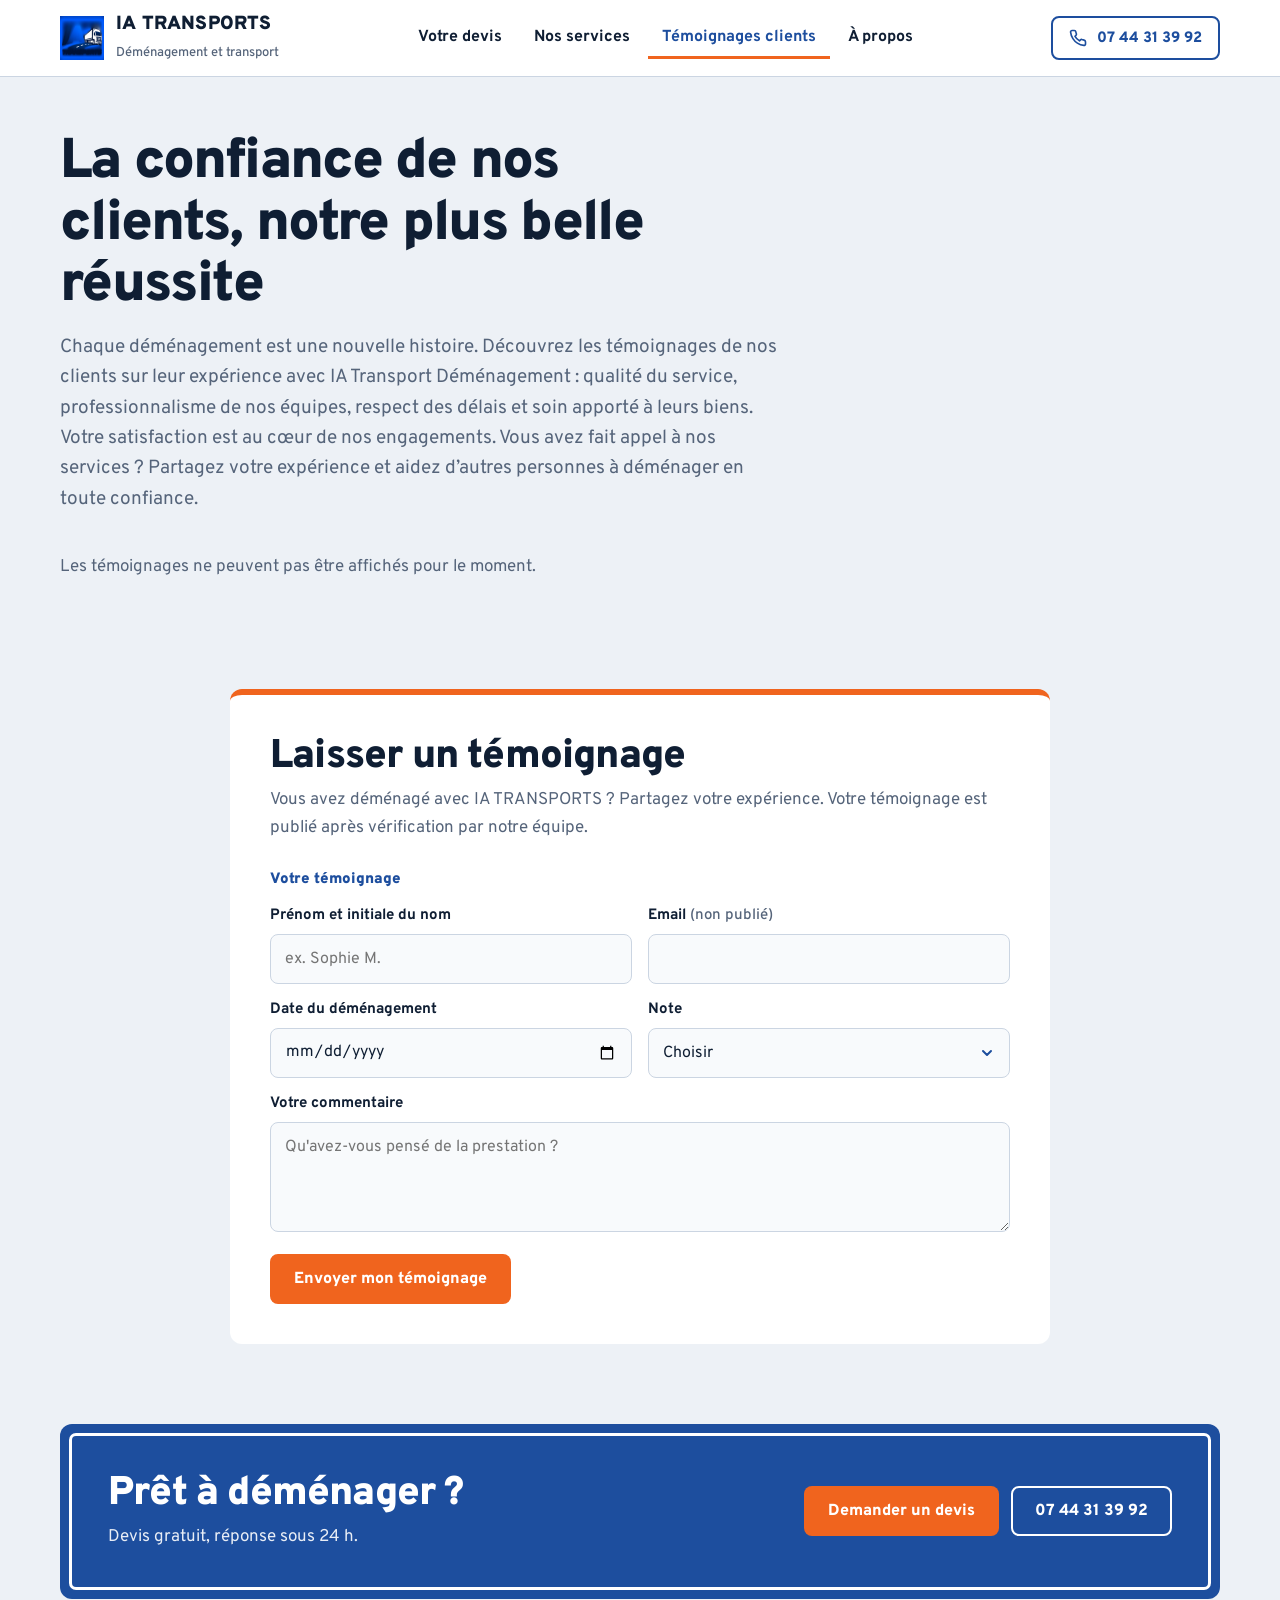
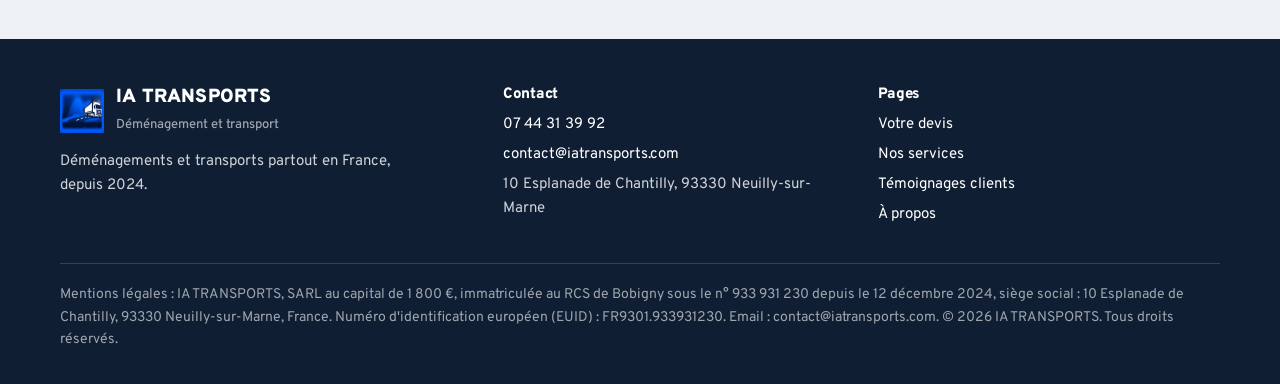
<file: temoignages-clients.html>
<!doctype html>
<html lang="fr">
<head>
  <meta charset="utf-8">
  <meta name="viewport" content="width=device-width, initial-scale=1">
  <title>Témoignages clients | IA TRANSPORTS</title>
  <meta name="description" content="IA TRANSPORTS, déménagement et transport toute la France. Devis gratuit sous 24 h.">
  <link rel="icon" href="favicon.ico" sizes="any">
  <link rel="icon" href="assets/images/favicon-32.png" type="image/png" sizes="32x32">
  <link rel="icon" href="assets/images/favicon-192.png" type="image/png" sizes="192x192">
  <link rel="apple-touch-icon" href="assets/images/apple-touch-icon.png">
  <link rel="preconnect" href="https://fonts.googleapis.com">
  <link rel="preconnect" href="https://fonts.gstatic.com" crossorigin>
  <link href="https://fonts.googleapis.com/css2?family=Overpass:wght@400;500;700;800;900&display=swap" rel="stylesheet">
  <link rel="stylesheet" href="assets/css/style.css">
  <meta property="og:image" content="https://iatransports.com/assets/images/og-image.jpg">
  <meta property="og:image:width" content="1200">
  <meta property="og:image:height" content="630">
  <meta property="og:type" content="website">
  <meta name="twitter:card" content="summary_large_image">
  <meta name="twitter:image" content="https://iatransports.com/assets/images/og-image.jpg">
  <meta property="og:title" content="IA TRANSPORTS | Devis de déménagement gratuit">
  <meta property="og:description" content="IA TRANSPORTS, déménagement et transport toute la France. Devis gratuit sous 24 h.">
  <meta property="og:url" content="https://iatransports.com/">
</head>
<body>
  <header class="site-header">
    <div class="container header-inner">
      <a class="brand" href="index.html">
        <img src="assets/images/logo.png" alt="" width="44" height="44">
        <span><span class="brand-name">IA TRANSPORTS</span><span class="brand-sub">Déménagement et transport</span></span>
      </a>
      <nav class="nav" aria-label="Navigation principale">
        <a data-nav href="index.html">Votre devis</a>
        <a data-nav href="services.html">Nos services</a>
        <a data-nav href="temoignages-clients.html">Témoignages clients</a>
        <a data-nav href="apropos.html">À propos</a>
      </nav>
      <div class="header-actions">
        <a class="btn btn-line btn-small" href="tel:+33744313992"><svg viewBox="0 0 24 24" fill="none" stroke="currentColor" stroke-width="2.2" stroke-linecap="round" stroke-linejoin="round" aria-hidden="true"><path d="M22 16.9v3a2 2 0 0 1-2.2 2 19.8 19.8 0 0 1-8.6-3.1 19.5 19.5 0 0 1-6-6A19.8 19.8 0 0 1 2.1 4.2 2 2 0 0 1 4.1 2h3a2 2 0 0 1 2 1.7c.1.9.4 1.8.7 2.7a2 2 0 0 1-.5 2.1L8 9.8a16 16 0 0 0 6 6l1.3-1.3a2 2 0 0 1 2.1-.4c.9.3 1.8.6 2.7.7a2 2 0 0 1 1.7 2z"/></svg> 07 44 31 39 92</a>
        <button class="burger" data-burger aria-label="Ouvrir le menu" aria-expanded="false"><span></span><span></span><span></span></button>
      </div>
    </div>
  </header>

  <div class="drawer" data-drawer>
    <div class="drawer-panel" role="dialog" aria-label="Menu">
      <div class="drawer-head">
        <a class="brand" href="index.html">
        <img src="assets/images/logo.png" alt="" width="44" height="44">
        <span><span class="brand-name">IA TRANSPORTS</span><span class="brand-sub">Déménagement et transport</span></span>
      </a>
        <button class="drawer-close" data-close aria-label="Fermer le menu">✕</button>
      </div>
      <nav class="drawer-links">
        <a data-nav href="index.html">Votre devis</a>
        <a data-nav href="services.html">Nos services</a>
        <a data-nav href="temoignages-clients.html">Témoignages clients</a>
        <a data-nav href="apropos.html">À propos</a>
      </nav>
      <div class="drawer-contact">
        <a class="btn btn-go" href="tel:+33744313992"><svg viewBox="0 0 24 24" fill="none" stroke="currentColor" stroke-width="2.2" stroke-linecap="round" stroke-linejoin="round" aria-hidden="true"><path d="M22 16.9v3a2 2 0 0 1-2.2 2 19.8 19.8 0 0 1-8.6-3.1 19.5 19.5 0 0 1-6-6A19.8 19.8 0 0 1 2.1 4.2 2 2 0 0 1 4.1 2h3a2 2 0 0 1 2 1.7c.1.9.4 1.8.7 2.7a2 2 0 0 1-.5 2.1L8 9.8a16 16 0 0 0 6 6l1.3-1.3a2 2 0 0 1 2.1-.4c.9.3 1.8.6 2.7.7a2 2 0 0 1 1.7 2z"/></svg> 07 44 31 39 92</a>
        <a class="btn btn-line" href="mailto:contact@iatransports.com">contact@iatransports.com</a>
      </div>
    </div>
  </div>

  <main>
    <section class="page-head">
      <div class="container">
        <h1>La confiance de nos clients, notre plus belle réussite</h1>
        <p class="lead">Chaque déménagement est une nouvelle histoire. Découvrez les témoignages de nos clients sur leur expérience avec IA Transport Déménagement : qualité du service, professionnalisme de nos équipes, respect des délais et soin apporté à leurs biens.
Votre satisfaction est au cœur de nos engagements. Vous avez fait appel à nos services ? Partagez votre expérience et aidez d’autres personnes à déménager en toute confiance.</p>
      </div>
    </section>

    <section class="section" style="padding-top:32px">
      <div class="container">
        <div class="rating-bar" id="rating-summary" hidden>
          <div class="rating-score"><span id="avg-score">0</span><small>/ 5</small></div>
          <div>
            <div class="stars" id="avg-stars" aria-hidden="true"></div>
            <div class="muted"><span id="count-reviews">0</span> témoignages clients vérifiés</div>
          </div>
          <a class="btn btn-go" href="#avis-form-section">Laisser un témoignage</a>
        </div>

        <div class="review-toolbar" id="review-toolbar" hidden>
          <label for="sort-reviews">Trier par</label>
          <select class="select" id="sort-reviews">
            <option value="recent">Les plus récents</option>
            <option value="high">Note : de la plus haute à la plus basse</option>
            <option value="low">Note : de la plus basse à la plus haute</option>
          </select>
        </div>

        <p id="reviews-status" class="muted" role="status">Chargement des témoignages…</p>
        <div class="review-grid" id="reviews"></div>
        <nav class="pager" id="pager" aria-label="Pagination des avis"></nav>
      </div>
    </section>

    <section class="section" id="avis-form-section" style="padding-top:0">
      <div class="container" style="max-width:820px">
        <form id="avis-form" class="form">
          <h2>Laisser un témoignage</h2>
          <p class="muted">Vous avez déménagé avec IA TRANSPORTS ? Partagez votre expérience. Votre témoignage est publié après vérification par notre équipe.</p>
          <fieldset>
            <legend>Votre témoignage</legend>
            <div class="grid-2">
              <div class="field"><label for="a-nom">Prénom et initiale du nom</label><input class="input" id="a-nom" name="Nom" placeholder="ex. Sophie M." autocomplete="name" required maxlength="60"></div>
              <div class="field"><label for="a-email">Email <span class="opt">(non publié)</span></label><input class="input" id="a-email" name="Email" type="email" autocomplete="email" required></div>
              <div class="field"><label for="a-date">Date du déménagement</label><input class="input" id="a-date" name="DateDemenagement" type="date" required></div>
              <div class="field">
                <label for="a-note">Note</label>
                <select class="select" id="a-note" name="Note" required>
                  <option value="" disabled selected>Choisir</option>
                  <option value="5">★★★★★ Excellent</option>
                  <option value="4">★★★★ Très bien</option>
                  <option value="3">★★★ Correct</option>
                  <option value="2">★★ Décevant</option>
                  <option value="1">★ Mauvais</option>
                </select>
              </div>
              <div class="field full"><label for="a-com">Votre commentaire</label><textarea class="textarea" id="a-com" name="Commentaire" required minlength="10" maxlength="800" placeholder="Qu'avez-vous pensé de la prestation ?"></textarea></div>
              <div class="field hp" aria-hidden="true"><label for="a-site">Ne pas remplir</label><input id="a-site" name="website" tabindex="-1" autocomplete="off"></div>
            </div>
          </fieldset>
          <div class="form-foot">
            <button id="avis-submit" type="submit" class="btn btn-go">Envoyer mon témoignage</button>
            <p id="avis-message" class="form-status" role="status" aria-live="polite"></p>
          </div>
        </form>
      </div>
    </section>

    <section class="container" style="margin-bottom:40px">
      <div class="sign cta-sign">
        <div>
          <h2>Prêt à déménager ?</h2>
          <p>Devis gratuit, réponse sous 24 h.</p>
        </div>
        <div class="sign-actions" style="margin-top:0">
          <a class="btn btn-go" href="index.html#form-section">Demander un devis</a>
          <a class="btn btn-on-sign" href="tel:+33744313992">07 44 31 39 92</a>
        </div>
      </div>
    </section>
  </main>

  <footer class="site-footer">
    <div class="container">
      <div class="footer-grid">
        <div>
          <a class="brand" href="index.html">
        <img src="assets/images/logo.png" alt="" width="44" height="44">
        <span><span class="brand-name">IA TRANSPORTS</span><span class="brand-sub">Déménagement et transport</span></span>
      </a>
          <p style="margin-top:14px;max-width:34ch">Déménagements et transports partout en France, depuis 2024.</p>
        </div>
        <div>
          <h3>Contact</h3>
          <ul class="footer-list">
            <li><a href="tel:+33744313992">07 44 31 39 92</a></li>
            <li><a href="mailto:contact@iatransports.com">contact@iatransports.com</a></li>
            <li>10 Esplanade de Chantilly, 93330 Neuilly-sur-Marne</li>
          </ul>
        </div>
        <div>
          <h3>Pages</h3>
          <ul class="footer-list">
            <li><a href="index.html">Votre devis</a></li>
            <li><a href="services.html">Nos services</a></li>
            <li><a href="temoignages-clients.html">Témoignages clients</a></li>
            <li><a href="apropos.html">À propos</a></li>
          </ul>
        </div>
      </div>
      <p class="legal">
        Mentions légales : IA TRANSPORTS, SARL au capital de 1 800 €, immatriculée au RCS de Bobigny sous le n° 933 931 230 depuis le 12 décembre 2024, siège social : 10 Esplanade de Chantilly, 93330 Neuilly-sur-Marne, France.
        Numéro d'identification européen (EUID) : FR9301.933931230.
        Email : contact@iatransports.com. © <span data-year>2026</span> IA TRANSPORTS. Tous droits réservés.
      </p>
    </div>
  </footer>

  <script src="assets/js/main.js"></script>
  <script src="assets/js/avis.js"></script>
</body>
</html>
</file>
<file: assets/css/style.css>
/* =========================================================
   IA TRANSPORTS — feuille de style
   Identité : panneau routier (bleu autoroute + orange chantier)
   ========================================================= */
:root {
  --sign: #1D4E9E;        /* bleu panneau */
  --sign-dark: #14386F;
  --ink: #0F1E33;         /* texte */
  --muted: #55647A;
  --page: #EDF1F6;        /* fond */
  --paper: #FFFFFF;
  --line: #CBD5E2;
  --cone: #F0641E;        /* orange chantier : actions */
  --cone-dark: #D24F0E;

  --radius-sign: 12px;
  --radius-field: 8px;
  --header-h: 76px;
  --font: "Overpass", "Helvetica Neue", Arial, sans-serif;
}

* { box-sizing: border-box; }
html { scroll-behavior: smooth; scroll-padding-top: calc(var(--header-h) + 16px); }
@media (prefers-reduced-motion: reduce) {
  html { scroll-behavior: auto; }
  *, *::before, *::after { transition: none !important; animation: none !important; }
}

body {
  margin: 0;
  font-family: var(--font);
  font-size: 17px;
  line-height: 1.6;
  color: var(--ink);
  background: var(--page);
  -webkit-font-smoothing: antialiased;
}
img { max-width: 100%; display: block; }
a { color: var(--sign); }
:focus-visible { outline: 3px solid var(--cone); outline-offset: 3px; border-radius: 4px; }

.container { width: min(1160px, calc(100% - 40px)); margin: 0 auto; }

h1, h2, h3 { line-height: 1.1; letter-spacing: -0.02em; margin: 0; }
h2 { font-size: clamp(28px, 3.4vw, 40px); font-weight: 900; }
h3 { font-size: 19px; font-weight: 800; }
p { margin: 0; }
.lead { font-size: 19px; color: var(--muted); max-width: 60ch; margin-top: 14px; }
.muted { color: var(--muted); }

/* ===================== Header ===================== */
.site-header {
  position: sticky; top: 0; z-index: 100;
  background: var(--paper);
  border-bottom: 1px solid var(--line);
}
.header-inner {
  height: var(--header-h);
  display: flex; align-items: center; justify-content: space-between; gap: 20px;
}
.brand { display: flex; align-items: center; gap: 12px; text-decoration: none; color: var(--ink); }
.brand img { width: 44px; height: 44px; }
.brand-name { font-weight: 900; font-size: 19px; letter-spacing: 0.01em; line-height: 1; }
.brand-sub { display: block; font-size: 13px; color: var(--muted); font-weight: 500; margin-top: 4px; letter-spacing: 0; }

.nav { display: flex; gap: 4px; }
.nav a {
  text-decoration: none; color: var(--ink); font-weight: 700; font-size: 16px;
  padding: 8px 14px; border-radius: 6px;
}
.nav a:hover { background: var(--page); }
.nav a[aria-current="page"] { color: var(--sign); box-shadow: inset 0 -3px 0 var(--cone); border-radius: 0; }

.header-actions { display: flex; align-items: center; gap: 10px; }

/* ===================== Buttons ===================== */
.btn {
  display: inline-flex; align-items: center; justify-content: center; gap: 10px;
  font: inherit; font-weight: 800; font-size: 16px; line-height: 1;
  padding: 15px 22px; border-radius: 8px; border: 2px solid transparent;
  text-decoration: none; cursor: pointer;
  transition: background-color .15s ease, border-color .15s ease, color .15s ease;
}
.btn svg { width: 18px; height: 18px; flex: none; }
.btn-go { background: var(--cone); color: #fff; }
.btn-go:hover { background: var(--cone-dark); }
.btn-go:disabled { opacity: .6; cursor: progress; }
.btn-line { border-color: currentColor; color: var(--sign); background: transparent; }
.btn-line:hover { background: var(--sign); border-color: var(--sign); color: #fff; }
.btn-on-sign { border-color: #fff; color: #fff; background: transparent; }
.btn-on-sign:hover { background: #fff; color: var(--sign); }
.btn-small { padding: 11px 16px; font-size: 15px; }

/* ===================== Burger / drawer ===================== */
.burger {
  display: none; width: 46px; height: 46px; border-radius: 8px;
  border: 1px solid var(--line); background: var(--paper); cursor: pointer;
  align-items: center; justify-content: center; flex-direction: column; gap: 5px;
}
.burger span { width: 20px; height: 2px; background: var(--ink); border-radius: 2px; }

.drawer {
  position: fixed; inset: 0; z-index: 200;
  background: rgba(15, 30, 51, .5);
  opacity: 0; pointer-events: none; transition: opacity .25s ease;
}
.drawer.open { opacity: 1; pointer-events: auto; }
.drawer-panel {
  position: absolute; top: 0; right: 0; height: 100%; width: min(340px, 88vw);
  background: var(--paper); padding: 20px; display: flex; flex-direction: column; gap: 22px;
  transform: translateX(100%); transition: transform .25s ease;
}
.drawer.open .drawer-panel { transform: none; }
.drawer-head { display: flex; justify-content: space-between; align-items: center; }
.drawer-close {
  width: 42px; height: 42px; border-radius: 8px; border: 1px solid var(--line);
  background: var(--paper); font-size: 20px; cursor: pointer; color: var(--ink);
}
.drawer-links { display: flex; flex-direction: column; }
.drawer-links a {
  text-decoration: none; color: var(--ink); font-weight: 800; font-size: 20px;
  padding: 14px 0; border-bottom: 1px solid var(--line);
}
.drawer-links a[aria-current="page"] { color: var(--sign); }
.drawer-contact { display: flex; flex-direction: column; gap: 10px; margin-top: auto; }

/* ===================== The sign (signature element) ===================== */
.sign {
  position: relative;
  background: var(--sign); color: #fff;
  border-radius: var(--radius-sign);
  padding: clamp(28px, 4vw, 48px);
}
.sign::before {          /* liseré blanc intérieur, comme un panneau */
  content: ""; position: absolute; inset: 9px;
  border: 3px solid #fff; border-radius: calc(var(--radius-sign) - 5px);
  pointer-events: none;
}
.sign > * { position: relative; }
.sign-route {
  display: flex; align-items: center; gap: 14px; flex-wrap: wrap;
  font-weight: 800; font-size: 17px; padding-bottom: 18px; margin-bottom: 22px;
  border-bottom: 2px solid rgba(255,255,255,.35);
}
.sign-route svg { width: 46px; height: 18px; flex: none; }
.sign h1 {
  font-size: clamp(38px, 5vw, 64px); overflow-wrap: break-word; font-weight: 900; letter-spacing: -0.035em; line-height: .98;
}
.sign p { color: rgba(255,255,255,.9); margin-top: 18px; max-width: 46ch; }
.sign-actions { display: flex; flex-wrap: wrap; gap: 12px; margin-top: 28px; }

/* ===================== Hero ===================== */
.hero { padding: 28px 0 0; }
.hero-grid {
  display: grid; grid-template-columns: minmax(0, 1.05fr) minmax(0, .95fr); gap: 16px; align-items: stretch;
}
.hero-photo { border-radius: var(--radius-sign); overflow: hidden; min-height: 360px; }
.hero-photo img { width: 100%; height: 100%; object-fit: cover; object-position: 60% center; }

/* ===================== Facts row ===================== */
.facts {
  display: grid; grid-template-columns: repeat(3, 1fr);
  margin-top: 16px; background: var(--paper); border-radius: var(--radius-sign);
}
.fact { padding: 22px 26px; }
.fact + .fact { border-left: 1px solid var(--line); }
.fact strong { display: block; font-size: 18px; font-weight: 800; }
.fact span { color: var(--muted); font-size: 15px; }

/* ===================== Sections ===================== */
.section { padding: 80px 0; }
.section-head { margin-bottom: 36px; }
.page-head { padding: 56px 0 8px; }
.page-head h1 { font-size: clamp(36px, 4.6vw, 56px); font-weight: 900; letter-spacing: -0.03em; max-width: 18ch; }

/* ===================== Quote form ===================== */
.quote-grid { display: grid; grid-template-columns: minmax(0, 1.25fr) minmax(0, .75fr); gap: 28px; align-items: start; }
.form {
  background: var(--paper); border-radius: var(--radius-sign);
  padding: clamp(22px, 3.5vw, 40px); border-top: 6px solid var(--cone);
}
.form h2 { margin-bottom: 8px; }
.form > .muted { margin-bottom: 26px; }
fieldset { border: 0; padding: 0; margin: 0 0 22px; }
legend { font-weight: 900; font-size: 15px; color: var(--sign); padding: 0; margin-bottom: 12px; }
.grid-2 { display: grid; grid-template-columns: 1fr 1fr; gap: 14px 16px; }
.grid-3f { display: grid; grid-template-columns: 1fr 1fr 1fr; gap: 14px 16px; }
.field { display: flex; flex-direction: column; gap: 6px; }
.field.full { grid-column: 1 / -1; }
.field label { font-size: 15px; font-weight: 700; }
.field .opt { font-weight: 500; color: var(--muted); }
.input, .select, .textarea {
  width: 100%; font: inherit; font-size: 16px; color: var(--ink);
  padding: 12px 14px; border-radius: var(--radius-field);
  border: 1.5px solid var(--line); background: #F8FAFC;
}
.input:focus, .select:focus, .textarea:focus {
  outline: none; border-color: var(--sign); background: #fff;
  box-shadow: 0 0 0 3px rgba(29, 78, 158, .18);
}
.textarea { min-height: 110px; resize: vertical; }
.input, .select { height: 50px; }
.select {
  appearance: none; -webkit-appearance: none; padding-right: 40px; cursor: pointer;
  background: #F8FAFC url("data:image/svg+xml,%3Csvg xmlns='http://www.w3.org/2000/svg' viewBox='0 0 16 16'%3E%3Cpath d='M4 6l4 4 4-4' fill='none' stroke='%231D4E9E' stroke-width='2' stroke-linecap='round' stroke-linejoin='round'/%3E%3C/svg%3E") right 14px center/16px no-repeat;
}
.form-foot { display: flex; align-items: center; gap: 16px; flex-wrap: wrap; margin-top: 8px; }
.form-status { font-weight: 700; }
.form-status.error { color: #B3261E; }

.steps-panel { position: sticky; top: calc(var(--header-h) + 20px); }
.steps-panel img { border-radius: var(--radius-sign); aspect-ratio: 4 / 3; object-fit: cover; width: 100%; }
.steps-panel h3 { margin: 24px 0 14px; font-size: 22px; }
.steps { list-style: none; padding: 0; margin: 0; counter-reset: s; }
.steps li { counter-increment: s; display: grid; grid-template-columns: 34px 1fr; gap: 12px; padding: 12px 0; border-top: 1px solid var(--line); }
.steps li::before {
  content: counter(s); width: 30px; height: 30px; border-radius: 6px;
  background: var(--sign); color: #fff; font-weight: 900; display: grid; place-items: center; font-size: 15px;
}

/* ===================== Services list ===================== */
.service-list { display: grid; grid-template-columns: 1fr 1fr; gap: 0 48px; }
.service-item { display: grid; grid-template-columns: 56px 1fr; gap: 18px; padding: 26px 0; border-top: 2px solid var(--ink); }
.service-icon {
  width: 56px; height: 56px; border-radius: 10px; background: var(--sign);
  display: grid; place-items: center; font-size: 26px;
  box-shadow: inset 0 0 0 4px var(--sign), inset 0 0 0 6px #fff;
}
.service-item p { color: var(--muted); margin-top: 6px; }
.tags { display: flex; flex-wrap: wrap; gap: 6px; margin-top: 12px; }
.tag { font-size: 14px; font-weight: 700; color: var(--sign-dark); background: var(--paper); border: 1px solid var(--line); padding: 3px 10px; border-radius: 4px; }

/* ===================== About ===================== */
.about-grid { display: grid; grid-template-columns: minmax(0, 1.1fr) minmax(0, .9fr); gap: 56px; align-items: start; }
.prose p { margin-bottom: 18px; max-width: 64ch; }
.prose h2 { font-size: 28px; margin: 40px 0 14px; }
.checklist { list-style: none; padding: 0; margin: 0 0 18px; }
.checklist li { padding: 10px 0 10px 34px; border-bottom: 1px solid var(--line); position: relative; }
.checklist li::before {
  content: ""; position: absolute; left: 0; top: 14px; width: 18px; height: 18px; border-radius: 4px;
  background: var(--cone) url("data:image/svg+xml,%3Csvg xmlns='http://www.w3.org/2000/svg' viewBox='0 0 16 16'%3E%3Cpath d='M3.5 8.5l3 3 6-7' fill='none' stroke='%23fff' stroke-width='2.2' stroke-linecap='round' stroke-linejoin='round'/%3E%3C/svg%3E") center/14px no-repeat;
}
.about-photos { display: grid; gap: 16px; position: sticky; top: calc(var(--header-h) + 20px); }
.about-photos img { border-radius: var(--radius-sign); width: 100%; object-fit: cover; }
.about-photos img:first-child { aspect-ratio: 3 / 2; }
.about-photos img:last-child { aspect-ratio: 4 / 3; }

/* ===================== CTA sign ===================== */
.cta-sign { display: flex; justify-content: space-between; align-items: center; gap: 24px; flex-wrap: wrap; }
.cta-sign h2 { color: #fff; }
.cta-sign p { margin-top: 8px; }

/* ===================== Legal + footer ===================== */
.site-footer { background: var(--ink); color: rgba(255,255,255,.8); padding: 48px 0 32px; margin-top: 40px; font-size: 15px; }
.footer-grid { display: grid; grid-template-columns: 1.2fr 1fr 1fr; gap: 32px; }
.site-footer .brand { color: #fff; }
.site-footer .brand-sub { color: rgba(255,255,255,.6); }
.site-footer h3 { font-size: 15px; color: #fff; margin-bottom: 10px; }
.site-footer a { color: #fff; text-decoration: none; }
.site-footer a:hover { text-decoration: underline; }
.footer-list { list-style: none; padding: 0; margin: 0; display: grid; gap: 6px; }
.legal { border-top: 1px solid rgba(255,255,255,.15); margin-top: 36px; padding-top: 20px; color: rgba(255,255,255,.6); font-size: 14px; }

/* ===================== Thank-you page ===================== */
.thanks { min-height: calc(100vh - var(--header-h) - 200px); display: grid; place-items: center; padding: 60px 0; }
.thanks .sign { max-width: 640px; }

/* ===================== Responsive ===================== */
@media (max-width: 1000px) {
  .hero-grid, .quote-grid, .about-grid { grid-template-columns: 1fr; }
  .hero-photo { min-height: 280px; max-height: 380px; }
  .steps-panel, .about-photos { position: static; }
  .service-list { grid-template-columns: 1fr; }
  .footer-grid { grid-template-columns: 1fr 1fr; }
}
@media (max-width: 860px) {
  .nav, .header-actions .btn { display: none; }
  .burger { display: inline-flex; }
}
@media (max-width: 640px) {
  body { font-size: 16px; }
  .facts { grid-template-columns: 1fr; }
  .fact + .fact { border-left: 0; border-top: 1px solid var(--line); }
  .grid-2, .grid-3f { grid-template-columns: 1fr; }
  .section { padding: 56px 0; }
  .footer-grid { grid-template-columns: 1fr; }
  .brand-sub { display: none; }
  .sign-actions .btn { width: 100%; }
}

/* ===================== Réseau national (services) ===================== */
.network-grid { display: grid; grid-template-columns: minmax(0, 1.3fr) minmax(0, .7fr); gap: 40px; align-items: start; background: var(--paper); border-radius: var(--radius-sign); padding: clamp(24px, 4vw, 48px); border-top: 6px solid var(--cone); }
.network h2 { font-size: clamp(26px, 3vw, 36px); margin-bottom: 18px; }
.network p { margin-bottom: 14px; max-width: 62ch; }
.network-goal { font-weight: 800; color: var(--sign); font-size: 19px; }
.network-cta { display: flex; flex-wrap: wrap; gap: 12px; margin-top: 22px; }
.network-stat { background: var(--sign); color: #fff; border-radius: var(--radius-sign); padding: 32px 28px; text-align: center; position: relative; }
.network-stat::before { content: ""; position: absolute; inset: 8px; border: 3px solid #fff; border-radius: 8px; pointer-events: none; }
.stat-big { font-size: clamp(72px, 9vw, 104px); font-weight: 900; line-height: 1; letter-spacing: -0.04em; }
.stat-label { font-weight: 800; font-size: 19px; margin-top: 8px; }
.stat-list { list-style: none; padding: 0; margin: 22px 0 0; text-align: left; border-top: 2px solid rgba(255,255,255,.35); }
.stat-list li { padding: 10px 0 10px 26px; position: relative; font-size: 15px; border-bottom: 1px solid rgba(255,255,255,.2); }
.stat-list li::before { content: "✓"; position: absolute; left: 4px; color: var(--cone); font-weight: 900; }

/* ===================== Avis clients ===================== */
.rating-bar { display: flex; align-items: center; gap: 24px; flex-wrap: wrap; background: var(--paper); border-radius: var(--radius-sign); padding: 22px 28px; margin-bottom: 24px; }
.rating-bar[hidden] { display: none; }
.rating-bar .btn { margin-left: auto; }
.rating-score { font-size: 56px; font-weight: 900; line-height: 1; letter-spacing: -0.03em; color: var(--sign); }
.rating-score small { font-size: 20px; color: var(--muted); font-weight: 700; margin-left: 4px; }
.stars { color: var(--cone); font-size: 22px; letter-spacing: 2px; line-height: 1.2; }
.stars .off { color: var(--line); }
.review-grid { display: grid; grid-template-columns: repeat(3, minmax(0, 1fr)); gap: 16px; }
.review { background: var(--paper); border-radius: var(--radius-sign); padding: 22px; display: flex; flex-direction: column; gap: 10px; border-top: 4px solid var(--sign); }
.review-name { font-weight: 800; }
.review-date { color: var(--muted); font-size: 14px; }
.review blockquote { margin: 0; color: var(--ink); overflow-wrap: anywhere; }
.pager { display: flex; flex-wrap: wrap; gap: 6px; justify-content: center; margin-top: 28px; }
.pager button { font: inherit; font-weight: 700; min-width: 42px; height: 42px; padding: 0 12px; border-radius: 8px; border: 1px solid var(--line); background: var(--paper); color: var(--ink); cursor: pointer; }
.pager button:hover:not(:disabled) { border-color: var(--sign); color: var(--sign); }
.pager button[aria-current="page"] { background: var(--sign); border-color: var(--sign); color: #fff; }
.pager button:disabled { opacity: .45; cursor: default; }
.hp { position: absolute; left: -9999px; width: 1px; height: 1px; overflow: hidden; }
.form-status.ok { color: #1B6E3A; }

@media (max-width: 1000px) {
  .network-grid { grid-template-columns: 1fr; }
  .review-grid { grid-template-columns: repeat(2, minmax(0, 1fr)); }
}
@media (max-width: 640px) {
  .review-grid { grid-template-columns: 1fr; }
  .rating-bar .btn { margin-left: 0; width: 100%; }
  .network-cta .btn { width: 100%; }
}

.review-toolbar { display: flex; align-items: center; gap: 12px; justify-content: flex-end; margin-bottom: 16px; }
.review-toolbar[hidden] { display: none; }
.review-toolbar label { font-weight: 700; font-size: 15px; }
.review-toolbar .select { width: auto; min-width: 280px; }
@media (max-width: 640px) { .review-toolbar { flex-direction: column; align-items: stretch; gap: 6px; } .review-toolbar .select { min-width: 0; width: 100%; } }
</file>
